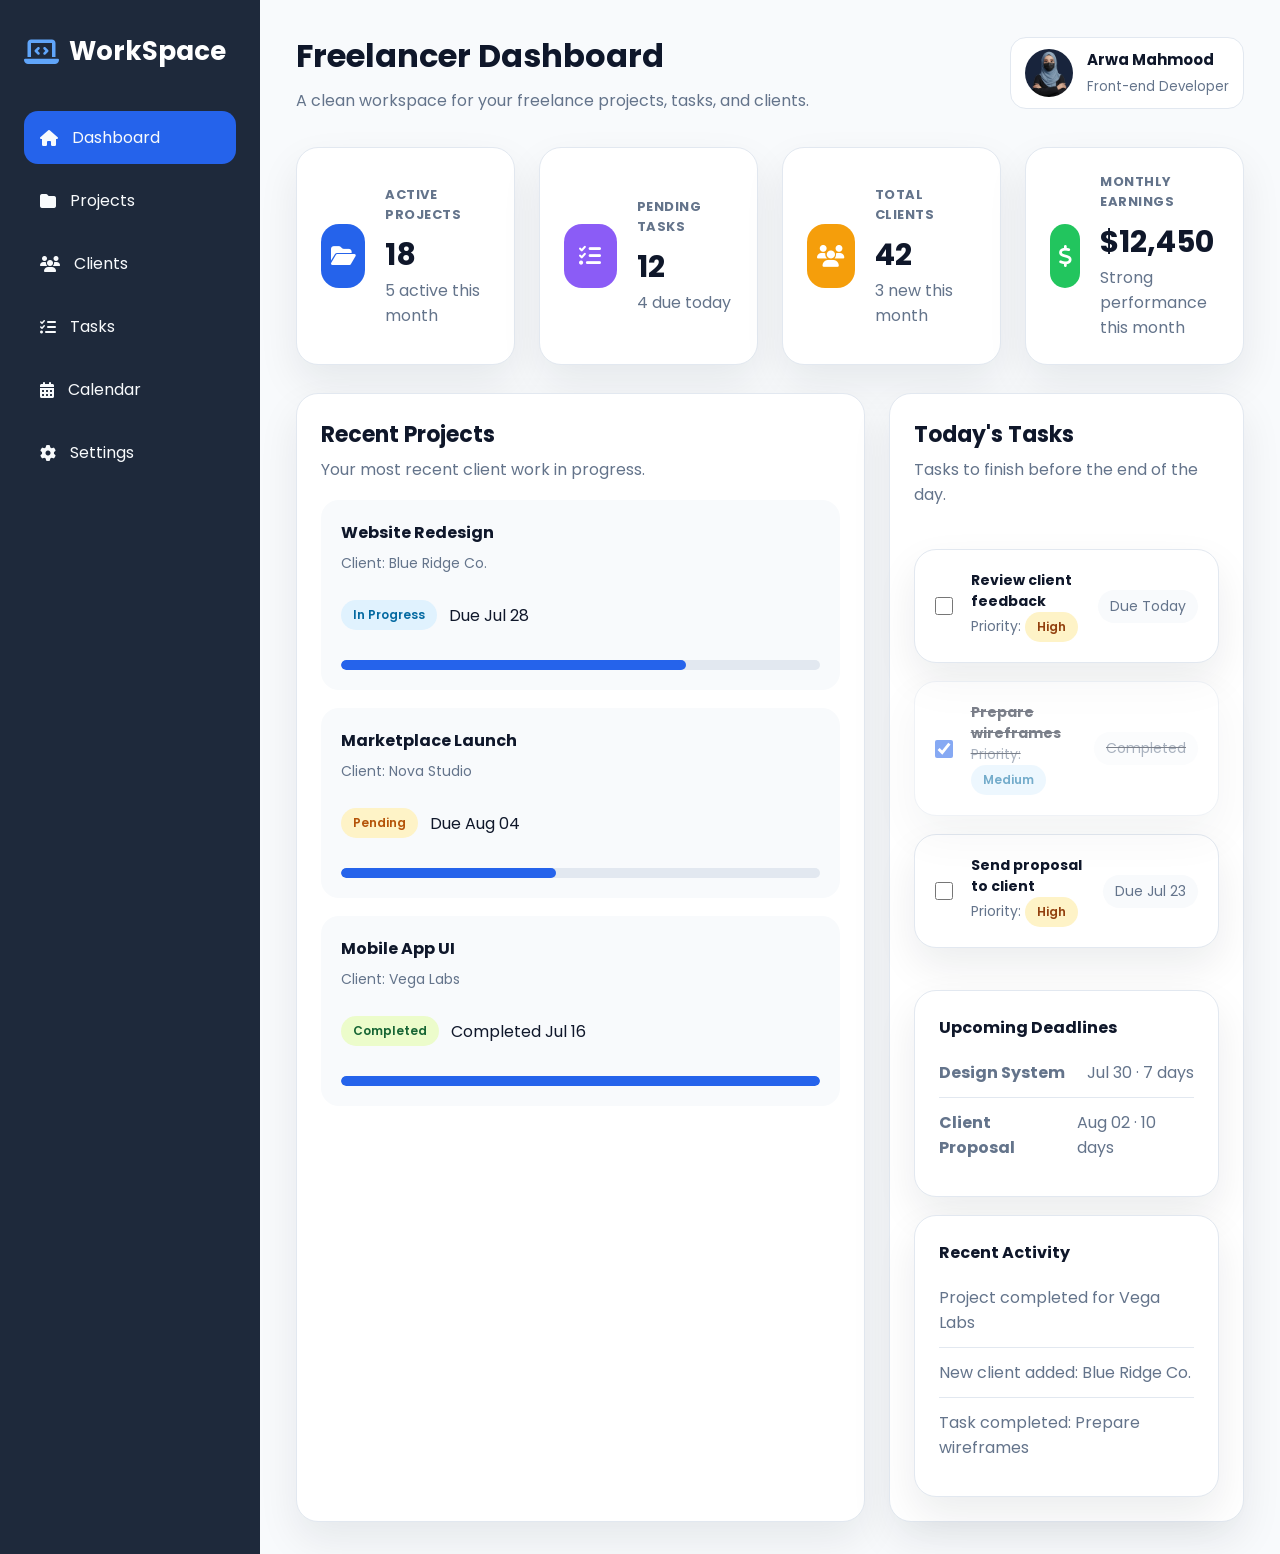
<file: index.html>
<!DOCTYPE html>
<html lang="en">

<head>
    <meta charset="UTF-8">
    <meta name="viewport" content="width=device-width, initial-scale=1.0">
    <title>Dashboard - WorkSpace</title>
    <link rel="stylesheet" href="https://cdnjs.cloudflare.com/ajax/libs/font-awesome/6.6.0/css/all.min.css">
    <link rel="stylesheet" href="style.css">
</head>

<body>
    <div class="dashboard">
        <aside class="sidebar">
            <div class="logo">
                <i class="fa-solid fa-laptop-code"></i>
                <h2>WorkSpace</h2>
            </div>
            <ul>
                <li><a href="index.html" class="active"><i class="fa-solid fa-house"></i>Dashboard</a></li>
                <li><a href="projects.html"><i class="fa-solid fa-folder"></i>Projects</a></li>
                <li><a href="clients.html"><i class="fa-solid fa-users"></i>Clients</a></li>
                <li><a href="tasks.html"><i class="fa-solid fa-list-check"></i>Tasks</a></li>
                <li><a href="calendar.html"><i class="fa-solid fa-calendar-days"></i>Calendar</a></li>
                <li><a href="settings.html"><i class="fa-solid fa-gear"></i>Settings</a></li>
            </ul>
        </aside>
        <main class="main-content">
            <header class="header">
                <div class="welcome">
                    <h1>Freelancer Dashboard</h1>
                    <p>A clean workspace for your freelance projects, tasks, and clients.</p>
                </div>
                <div class="header-right">
                    <div class="profile">
                        <img src="Picture.jpeg" alt="profile">
                        <div>
                            <h4>Arwa Mahmood</h4>
                            <small>Front-end Developer</small>
                        </div>
                    </div>
                </div>
            </header>

            <section class="cards">
                <div class="card">
                    <div class="card-icon projects">
                        <i class="fa-solid fa-folder-open"></i>
                    </div>
                    <div class="card-info">
                        <h4>Active Projects</h4>
                        <h2>18</h2>
                        <p>5 active this month</p>
                    </div>
                </div>
                <div class="card">
                    <div class="card-icon tasks">
                        <i class="fa-solid fa-list-check"></i>
                    </div>
                    <div class="card-info">
                        <h4>Pending Tasks</h4>
                        <h2>12</h2>
                        <p>4 due today</p>
                    </div>
                </div>
                <div class="card">
                    <div class="card-icon clients">
                        <i class="fa-solid fa-users"></i>
                    </div>
                    <div class="card-info">
                        <h4>Total Clients</h4>
                        <h2>42</h2>
                        <p>3 new this month</p>
                    </div>
                </div>
                <div class="card">
                    <div class="card-icon earnings">
                        <i class="fa-solid fa-dollar-sign"></i>
                    </div>
                    <div class="card-info">
                        <h4>Monthly Earnings</h4>
                        <h2>$12,450</h2>
                        <p>Strong performance this month</p>
                    </div>
                </div>
            </section>

            <section class="section-grid">
                <div class="dashboard-card">
                    <div class="section-header">
                        <div>
                            <h2>Recent Projects</h2>
                            <p>Your most recent client work in progress.</p>
                        </div>
                    </div>
                    <div class="recent-projects">
                        <div class="project-row">
                            <div>
                                <h4>Website Redesign</h4>
                                <p>Client: Blue Ridge Co.</p>
                            </div>
                            <div class="project-meta">
                                <span class="status-pill in-progress">In Progress</span>
                                <span>Due Jul 28</span>
                            </div>
                            <div class="progress">
                                <div class="progress-fill" style="width: 72%;"></div>
                            </div>
                        </div>
                        <div class="project-row">
                            <div>
                                <h4>Marketplace Launch</h4>
                                <p>Client: Nova Studio</p>
                            </div>
                            <div class="project-meta">
                                <span class="status-pill pending">Pending</span>
                                <span>Due Aug 04</span>
                            </div>
                            <div class="progress">
                                <div class="progress-fill" style="width: 45%;"></div>
                            </div>
                        </div>
                        <div class="project-row">
                            <div>
                                <h4>Mobile App UI</h4>
                                <p>Client: Vega Labs</p>
                            </div>
                            <div class="project-meta">
                                <span class="status-pill completed">Completed</span>
                                <span>Completed Jul 16</span>
                            </div>
                            <div class="progress">
                                <div class="progress-fill" style="width: 100%;"></div>
                            </div>
                        </div>
                    </div>
                </div>

                <div class="dashboard-card dashboard-right">
                    <div class="section-header">
                        <div>
                            <h2>Today's Tasks</h2>
                            <p>Tasks to finish before the end of the day.</p>
                        </div>
                    </div>
                    <div class="task-list">
                        <label class="task-card">
                            <input type="checkbox">
                            <div>
                                <h4>Review client feedback</h4>
                                <p>Priority: <span class="priority-pill high">High</span></p>
                            </div>
                            <span class="due-date">Due Today</span>
                        </label>
                        <label class="task-card completed">
                            <input type="checkbox" checked>
                            <div>
                                <h4>Prepare wireframes</h4>
                                <p>Priority: <span class="priority-pill medium">Medium</span></p>
                            </div>
                            <span class="due-date">Completed</span>
                        </label>
                        <label class="task-card">
                            <input type="checkbox">
                            <div>
                                <h4>Send proposal to client</h4>
                                <p>Priority: <span class="priority-pill high">High</span></p>
                            </div>
                            <span class="due-date">Due Jul 23</span>
                        </label>
                    </div>

                    <div class="dashboard-small-cards">
                        <div class="mini-card">
                            <h4>Upcoming Deadlines</h4>
                            <div class="deadline-item">
                                <strong>Design System</strong>
                                <span>Jul 30 · 7 days</span>
                            </div>
                            <div class="deadline-item">
                                <strong>Client Proposal</strong>
                                <span>Aug 02 · 10 days</span>
                            </div>
                        </div>
                        <div class="mini-card">
                            <h4>Recent Activity</h4>
                            <div class="activity-item">Project completed for Vega Labs</div>
                            <div class="activity-item">New client added: Blue Ridge Co.</div>
                            <div class="activity-item">Task completed: Prepare wireframes</div>
                        </div>
                    </div>
                </div>
            </section>
        </main>
    </div>
    <script src="script.js"></script>
</body>

</html>
</file>
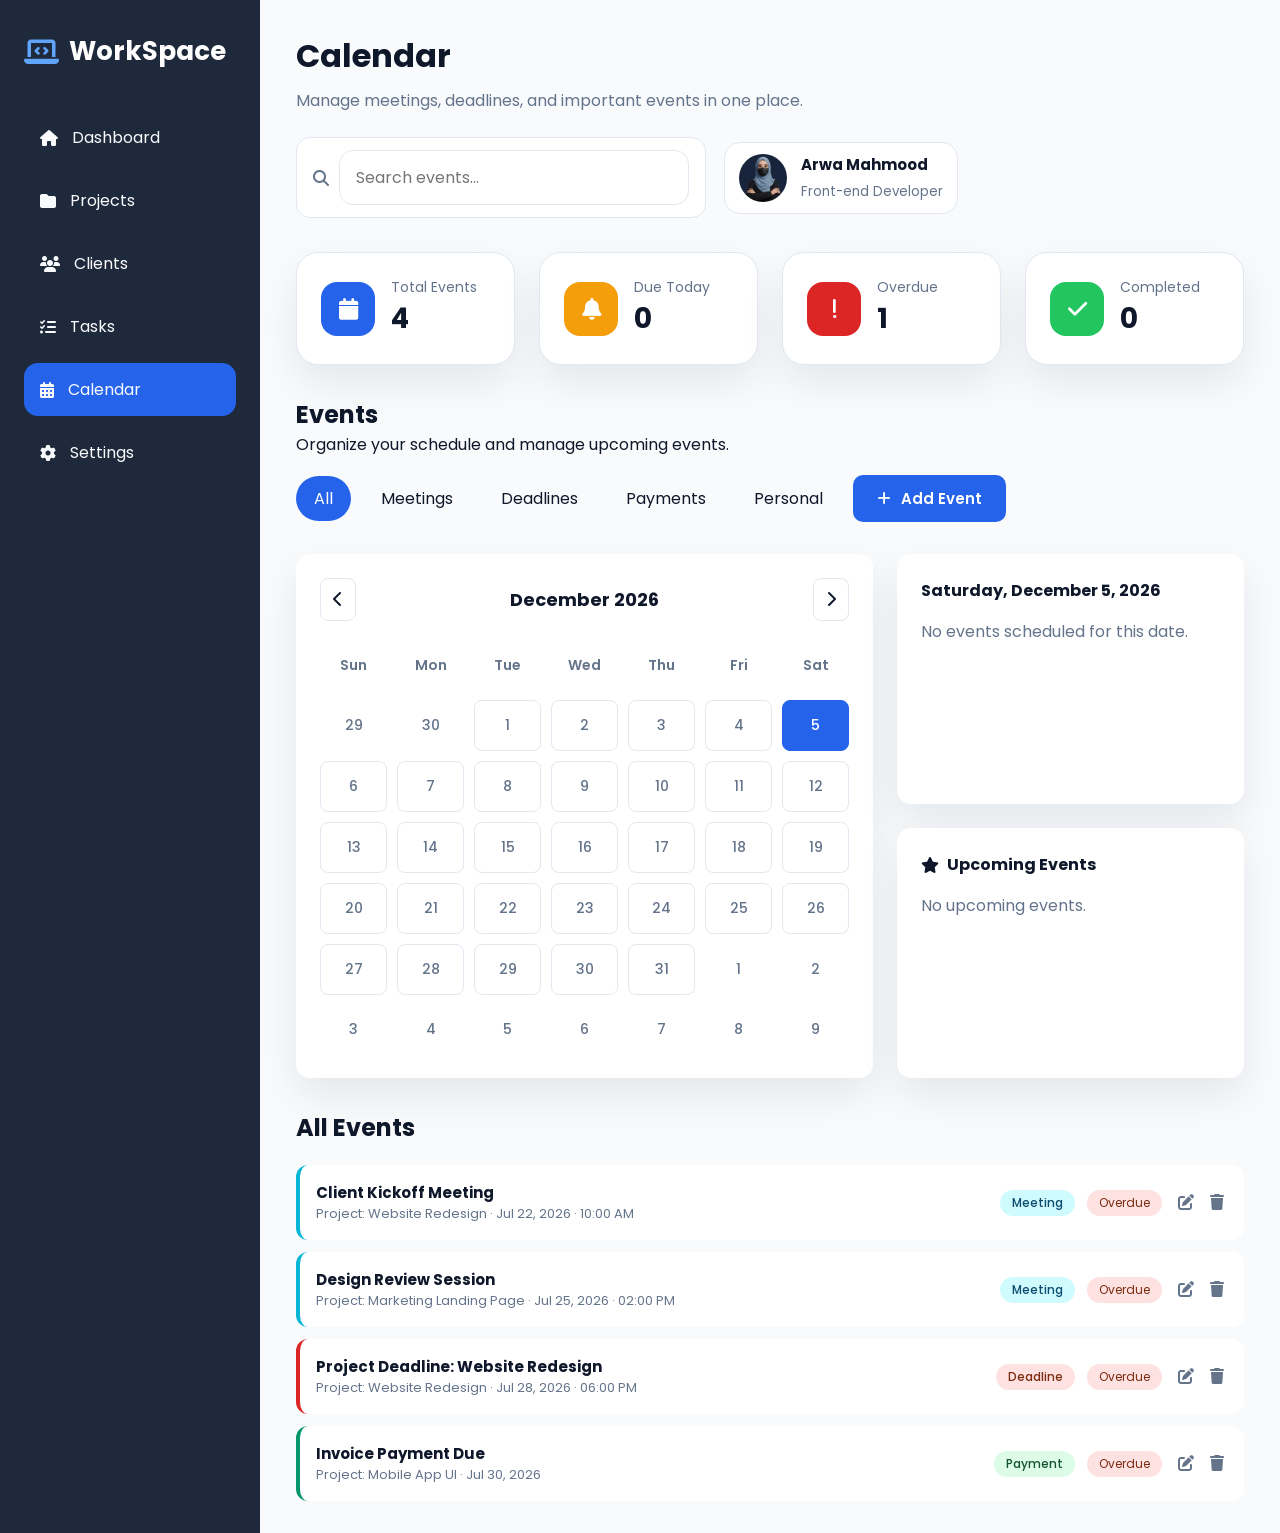
<file: calendar.html>
<!DOCTYPE html>
<html lang="en">

<head>
    <meta charset="UTF-8">
    <meta name="viewport" content="width=device-width, initial-scale=1.0">
    <title>Calendar - WorkSpace</title>
    <link rel="stylesheet" href="https://cdnjs.cloudflare.com/ajax/libs/font-awesome/6.6.0/css/all.min.css">
    <link rel="stylesheet" href="style.css">
</head>

<body>
    <div class="dashboard">
        <aside class="sidebar">
            <div class="logo">
                <i class="fa-solid fa-laptop-code"></i>
                <h2>WorkSpace</h2>
            </div>
            <ul>
                <li><a href="index.html"><i class="fa-solid fa-house"></i>Dashboard</a></li>
                <li><a href="projects.html"><i class="fa-solid fa-folder"></i>Projects</a></li>
                <li><a href="clients.html"><i class="fa-solid fa-users"></i>Clients</a></li>
                <li><a href="tasks.html"><i class="fa-solid fa-list-check"></i>Tasks</a></li>
                <li><a href="calendar.html" class="active"><i class="fa-solid fa-calendar-days"></i>Calendar</a></li>
                <li><a href="settings.html"><i class="fa-solid fa-gear"></i>Settings</a></li>
            </ul>
        </aside>
        <main class="main-content">
            <header class="header">
                <div class="welcome">
                    <h1>Calendar</h1>
                    <p>Manage meetings, deadlines, and important events in one place.</p>
                </div>
                <div class="header-right">
                    <div class="search-box">
                        <i class="fa-solid fa-magnifying-glass"></i>
                        <input class="event-search-input" type="text" placeholder="Search events...">
                    </div>
                    <div class="profile">
                        <img src="Picture.jpeg" alt="profile">
                        <div>
                            <h4>Arwa Mahmood</h4>
                            <small>Front-end Developer</small>
                        </div>
                    </div>
                </div>
            </header>

            <section class="stats-grid">
                <div class="stat-card">
                    <div class="stat-icon blue"><i class="fa-solid fa-calendar"></i></div>
                    <div><p>Total Events</p><h2 id="total-events">0</h2></div>
                </div>
                <div class="stat-card">
                    <div class="stat-icon yellow"><i class="fa-solid fa-bell"></i></div>
                    <div><p>Due Today</p><h2 id="due-today">0</h2></div>
                </div>
                <div class="stat-card">
                    <div class="stat-icon red"><i class="fa-solid fa-exclamation"></i></div>
                    <div><p>Overdue</p><h2 id="overdue">0</h2></div>
                </div>
                <div class="stat-card">
                    <div class="stat-icon green"><i class="fa-solid fa-check"></i></div>
                    <div><p>Completed</p><h2 id="completed-events">0</h2></div>
                </div>
            </section>

            <section class="filter-panel">
                <div>
                    <h2>Events</h2>
                    <p>Organize your schedule and manage upcoming events.</p>
                </div>
                <div style="display:flex;align-items:center;gap:12px;flex-wrap:wrap;">
                    <div class="filter-buttons" data-target=".event-item-card">
                        <button type="button" class="active" data-filter="all">All</button>
                        <button type="button" data-filter="meeting">Meetings</button>
                        <button type="button" data-filter="deadline">Deadlines</button>
                        <button type="button" data-filter="payment">Payments</button>
                        <button type="button" data-filter="personal">Personal</button>
                    </div>
                    <button class="primary-btn" id="add-event-btn"><i class="fa-solid fa-plus"></i> Add Event</button>
                </div>
            </section>

            <section class="calendar-layout">
                <div class="calendar-card">
                    <div class="calendar-header">
                        <button type="button" id="prev-month" class="nav-btn"><i class="fa-solid fa-chevron-left"></i></button>
                        <h2 id="month-year"></h2>
                        <button type="button" id="next-month" class="nav-btn"><i class="fa-solid fa-chevron-right"></i></button>
                    </div>
                    <div class="calendar-grid" id="calendar-grid">
                        <!-- Dynamically generated calendar -->
                    </div>
                </div>

                <div class="calendar-sidebar">
                    <div class="selected-date-section">
                        <h3 id="selected-date-title">Selected Date</h3>
                        <div id="date-events" class="date-events-list">
                            <p style="color:var(--text-light);">Click on a date to view events.</p>
                        </div>
                    </div>

                    <div class="upcoming-events-section">
                        <h3><i class="fa-solid fa-star"></i> Upcoming Events</h3>
                        <div id="upcoming-events" class="upcoming-list">
                            <p style="color:var(--text-light);">No upcoming events.</p>
                        </div>
                    </div>
                </div>
            </section>

            <!-- Full Events List with Filters -->
            <section class="filter-panel" style="margin-top:32px;">
                <h2>All Events</h2>
            </section>
            <div id="events-list" class="events-list-container">
                <!-- Dynamically populated with filtered events -->
            </div>

            <!-- Add/Edit Event Modal -->
            <div class="modal" id="event-modal" aria-hidden="true">
                <div class="modal-panel">
                    <header class="modal-header">
                        <h3 id="event-modal-title">Add Event</h3>
                        <button class="modal-close" id="event-modal-close">✕</button>
                    </header>
                    <form id="event-form">
                        <input type="hidden" name="id">
                        <div class="form-row">
                            <label>Event Title<input name="title" type="text" required></label>
                            <label>Event Type
                                <select name="type" required>
                                    <option value="">Select type...</option>
                                    <option value="Meeting">Meeting</option>
                                    <option value="Deadline">Deadline</option>
                                    <option value="Payment">Payment</option>
                                    <option value="Personal">Personal</option>
                                </select>
                            </label>
                        </div>
                        <div class="form-row">
                            <label>Date<input name="date" type="date" required></label>
                            <label>Time (Optional)<input name="time" type="time"></label>
                        </div>
                        <div class="form-row">
                            <label>Related Project<input name="project" type="text" placeholder="e.g., Website Redesign"></label>
                        </div>
                        <label>Description<textarea name="description" rows="3"></textarea></label>
                        <div style="display:flex;gap:12px;justify-content:flex-end;margin-top:14px;">
                            <button type="button" class="secondary-btn" id="event-modal-cancel">Cancel</button>
                            <button type="submit" class="primary-btn">Save Event</button>
                        </div>
                    </form>
                </div>
            </div>
        </main>
    </div>
    <script src="script.js"></script>
</body>

</html>
</file>
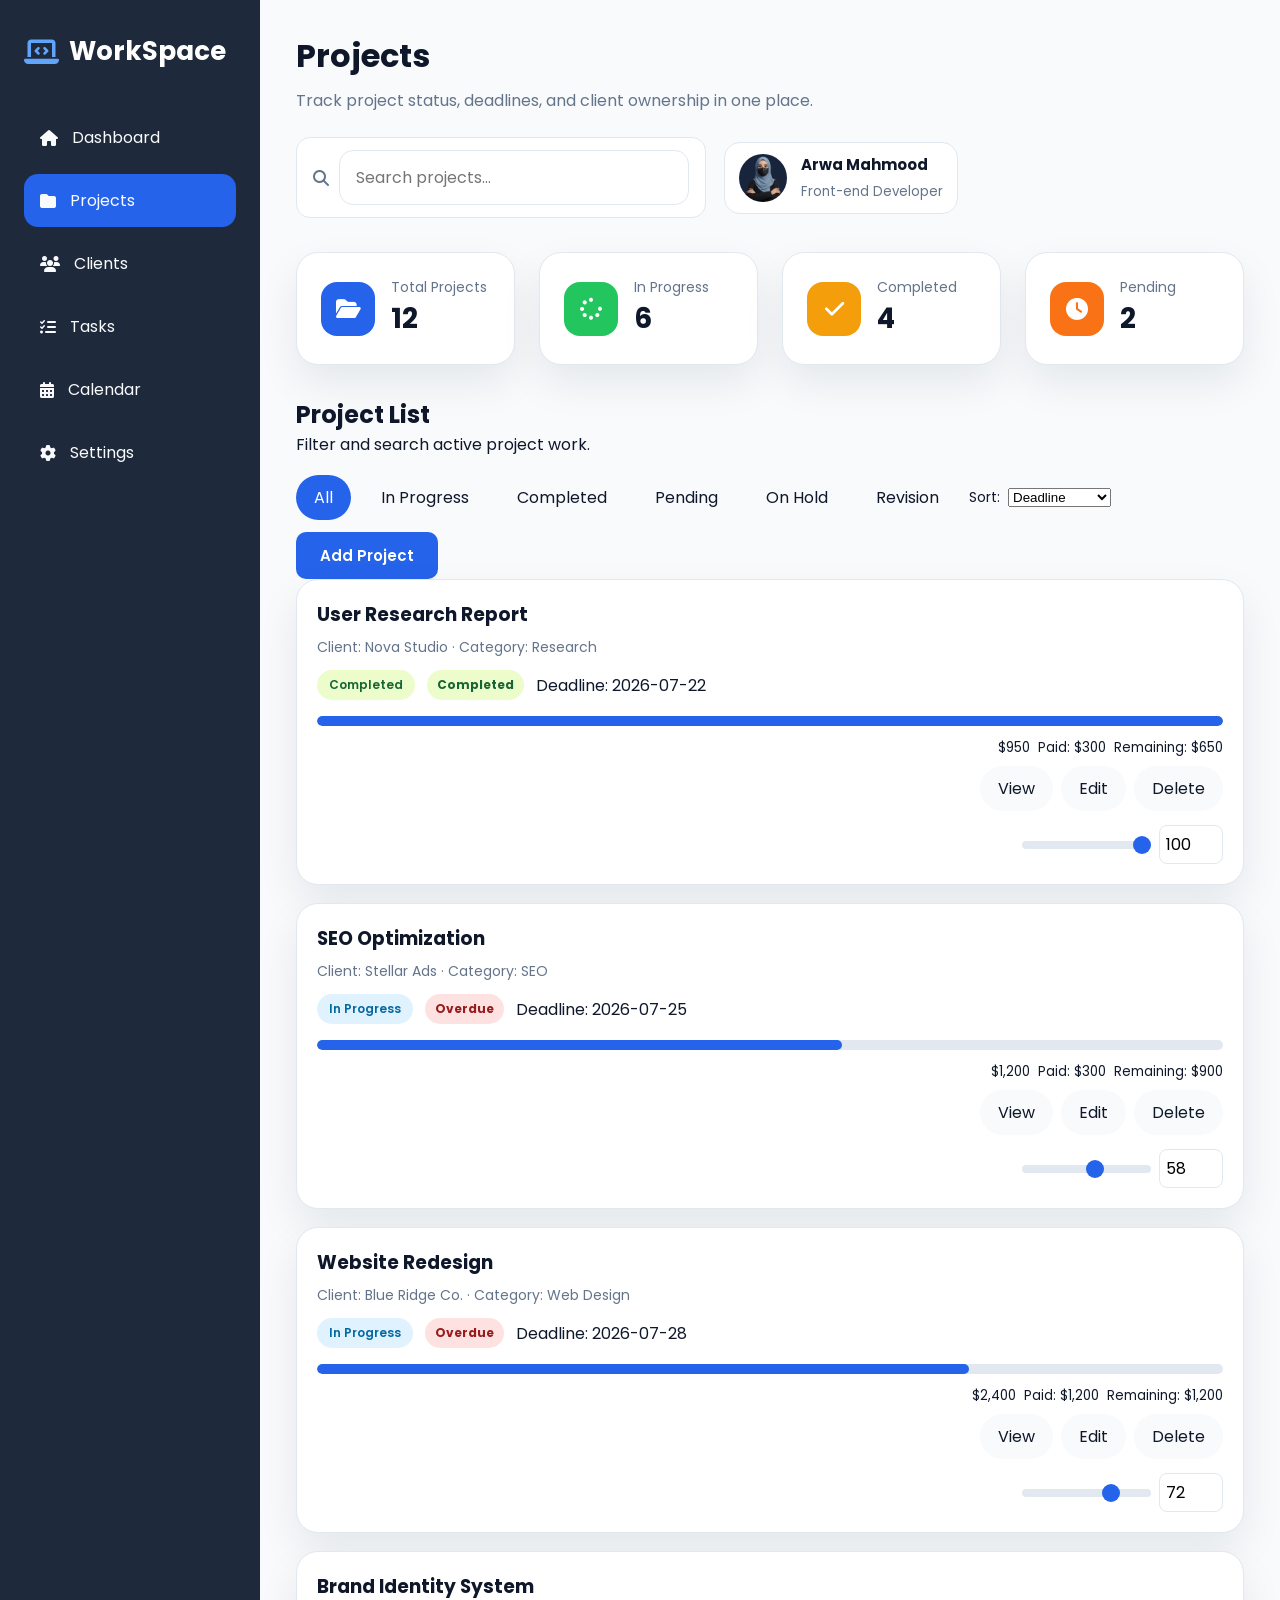
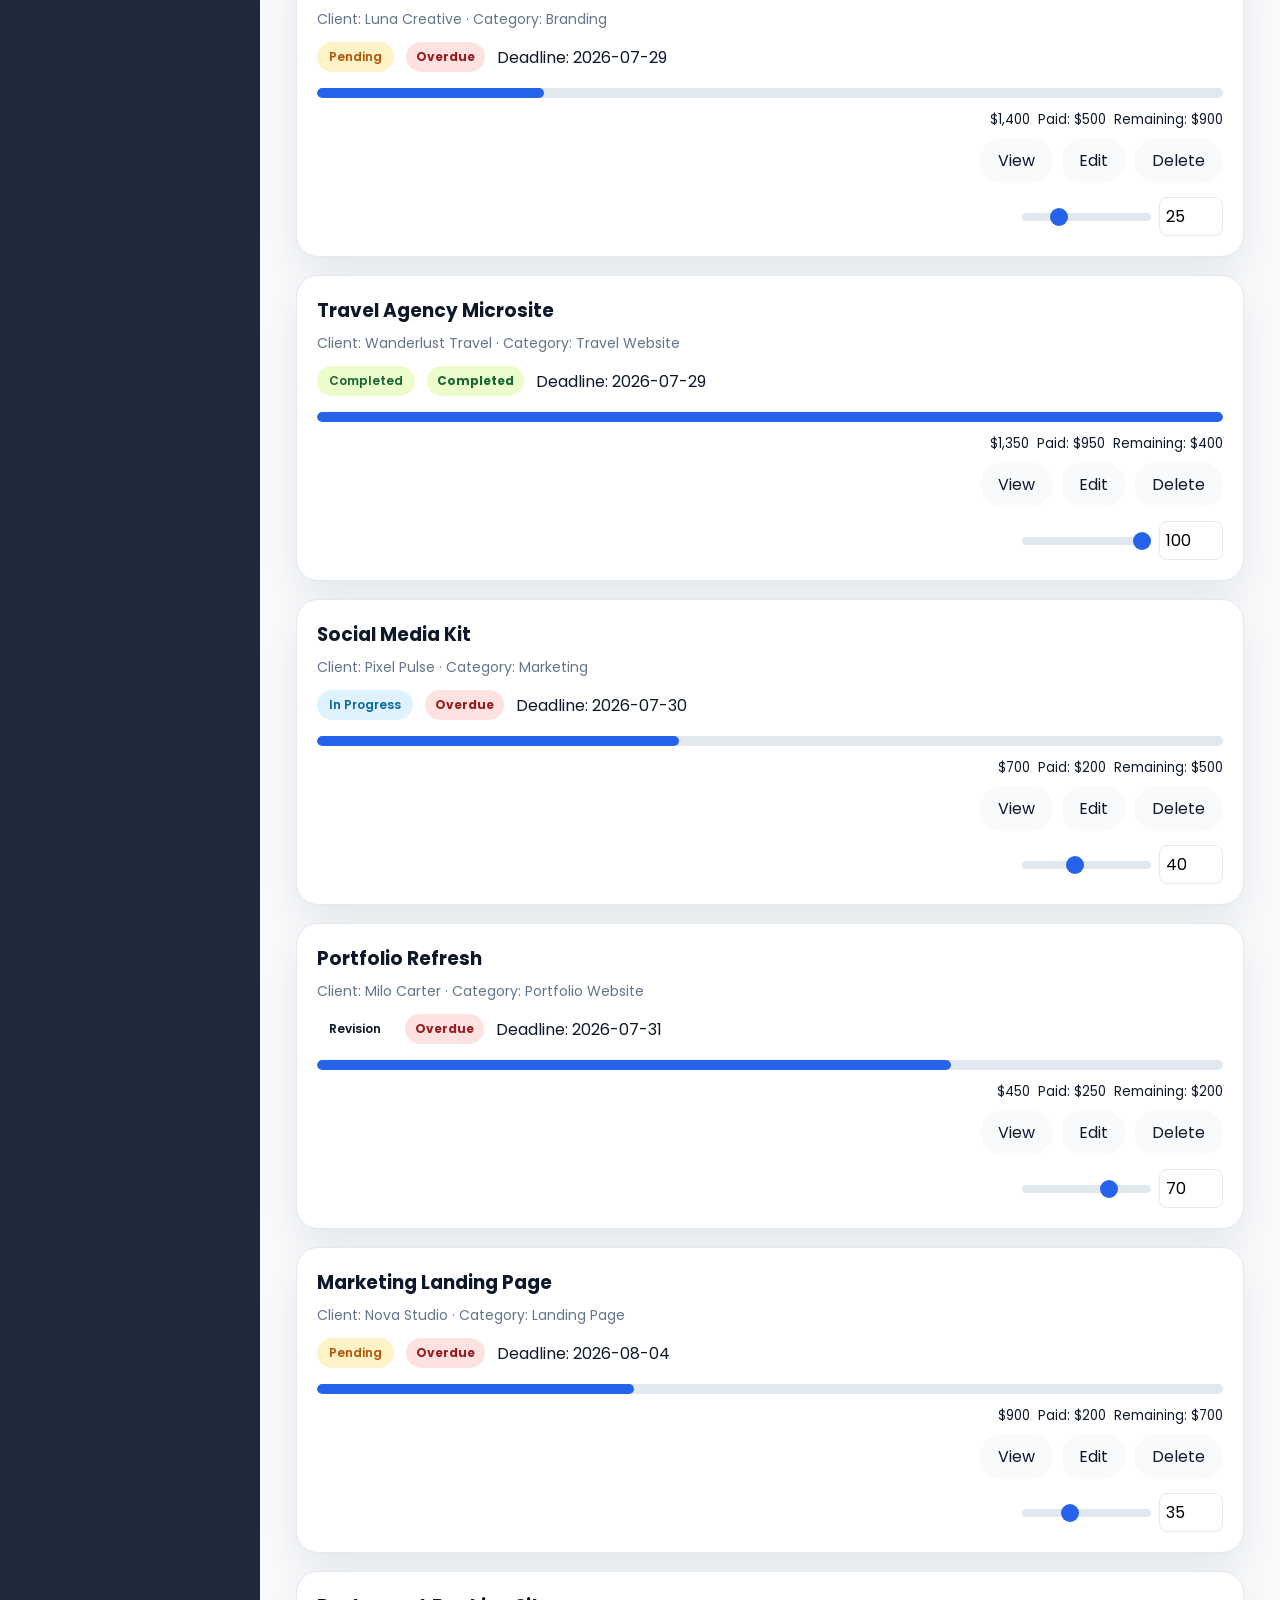
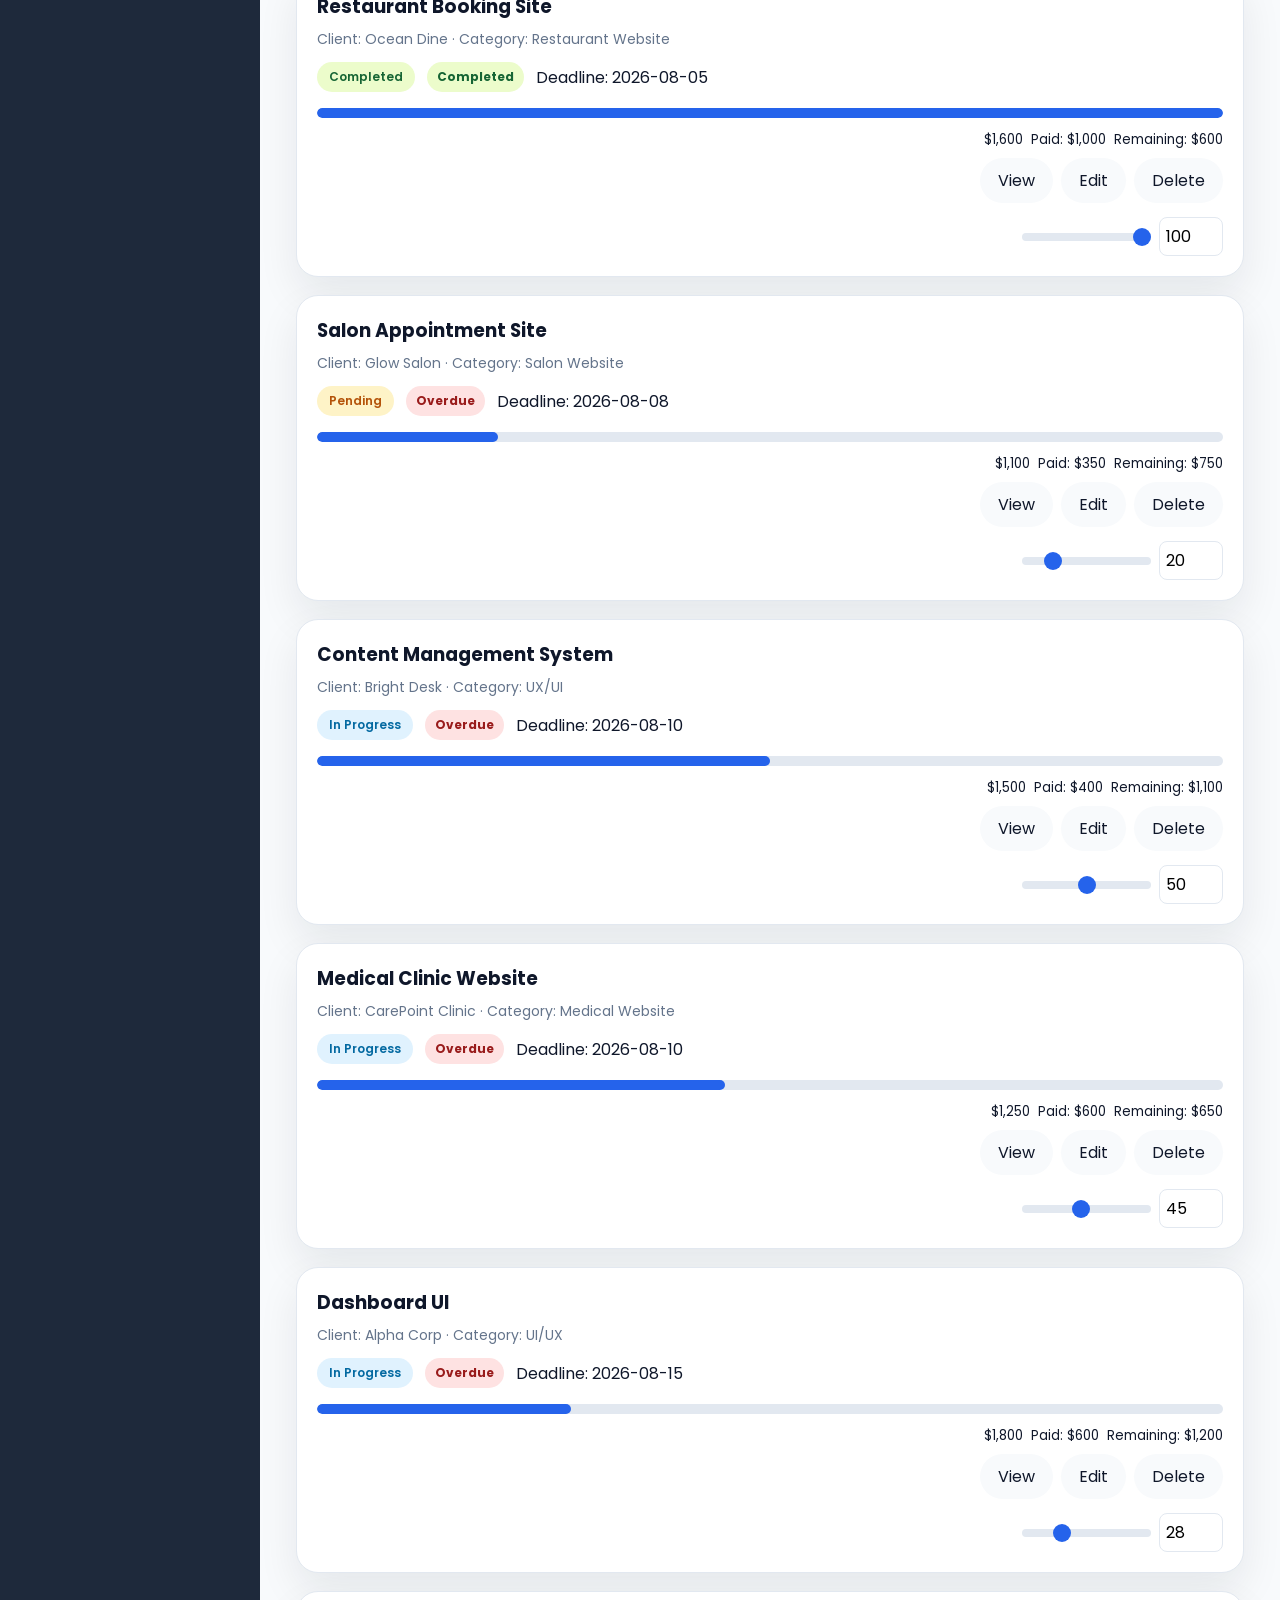
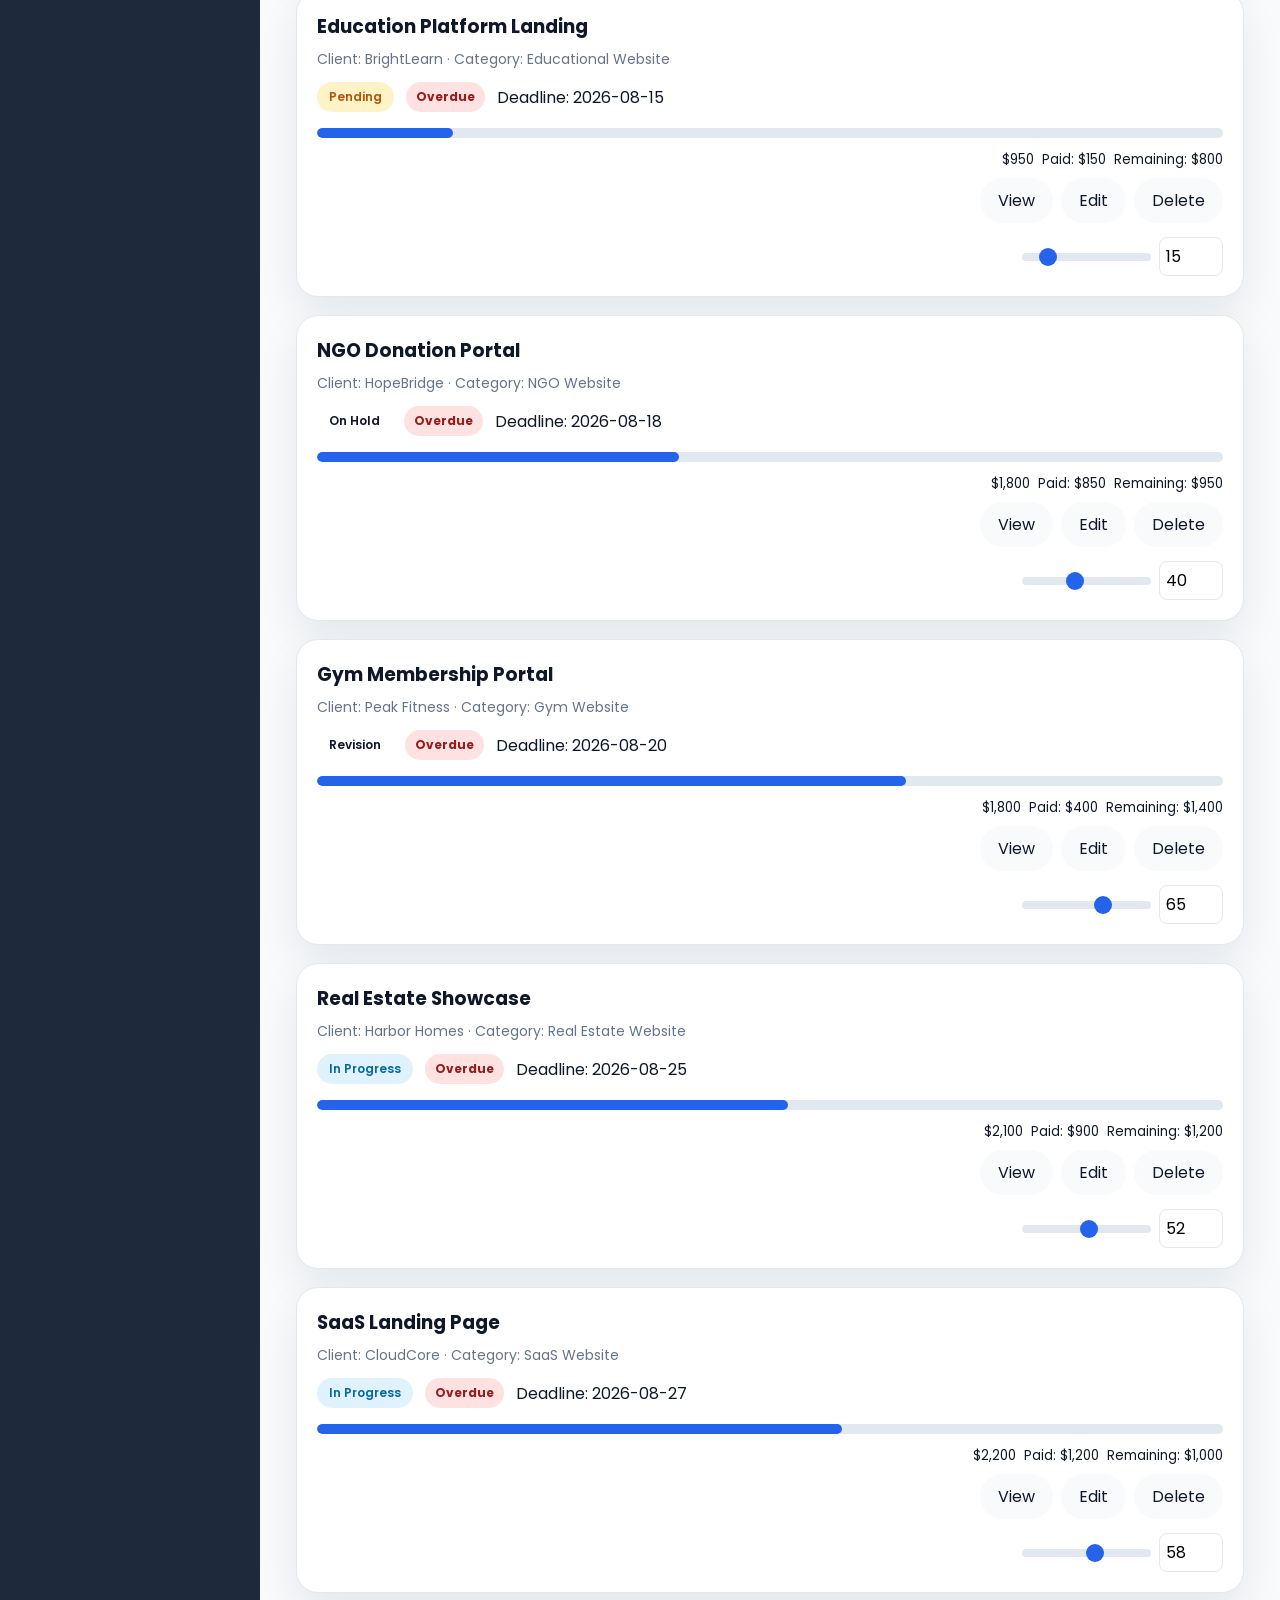
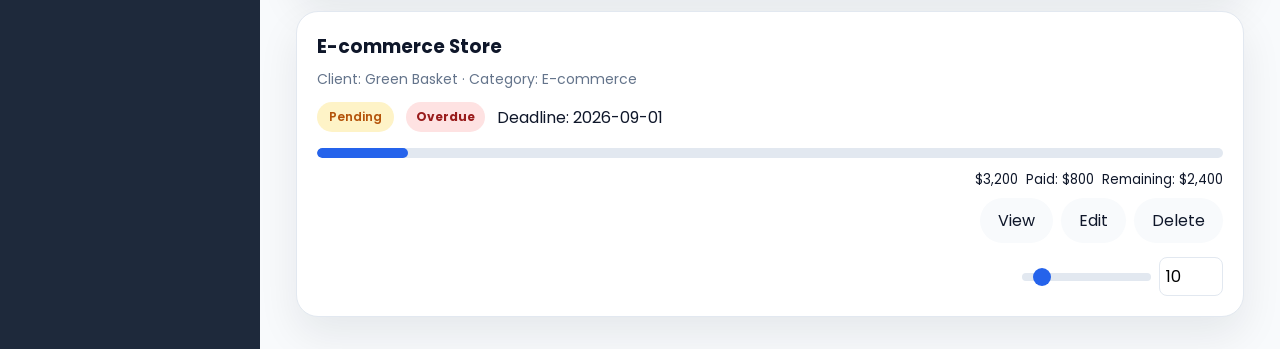
<file: projects.html>
<!DOCTYPE html>
<html lang="en">

<head>
    <meta charset="UTF-8">
    <meta name="viewport" content="width=device-width, initial-scale=1.0">
    <title>Projects - WorkSpace</title>
    <link rel="stylesheet" href="https://cdnjs.cloudflare.com/ajax/libs/font-awesome/6.6.0/css/all.min.css">
    <link rel="stylesheet" href="style.css">
</head>

<body>
    <div class="dashboard">
        <aside class="sidebar">
            <div class="logo">
                <i class="fa-solid fa-laptop-code"></i>
                <h2>WorkSpace</h2>
            </div>
            <ul>
                <li><a href="index.html"><i class="fa-solid fa-house"></i>Dashboard</a></li>
                <li><a href="projects.html" class="active"><i class="fa-solid fa-folder"></i>Projects</a></li>
                <li><a href="clients.html"><i class="fa-solid fa-users"></i>Clients</a></li>
                <li><a href="tasks.html"><i class="fa-solid fa-list-check"></i>Tasks</a></li>
                <li><a href="calendar.html"><i class="fa-solid fa-calendar-days"></i>Calendar</a></li>
                <li><a href="settings.html"><i class="fa-solid fa-gear"></i>Settings</a></li>
            </ul>
        </aside>
        <main class="main-content">
            <header class="header">
                <div class="welcome">
                    <h1>Projects</h1>
                    <p>Track project status, deadlines, and client ownership in one place.</p>
                </div>
                <div class="header-right">
                    <div class="search-box">
                        <i class="fa-solid fa-magnifying-glass"></i>
                        <input class="search-input" data-target=".project-card" type="text" placeholder="Search projects...">
                    </div>
                    <div class="profile">
                        <img src="Picture.jpeg" alt="profile">
                        <div>
                            <h4>Arwa Mahmood</h4>
                            <small>Front-end Developer</small>
                        </div>
                    </div>
                </div>
            </header>

            <section class="stats-grid">
                <div class="stat-card">
                    <div class="stat-icon blue"><i class="fa-solid fa-folder-open"></i></div>
                    <div><p>Total Projects</p><h2>12</h2></div>
                </div>
                <div class="stat-card">
                    <div class="stat-icon green"><i class="fa-solid fa-spinner"></i></div>
                    <div><p>In Progress</p><h2>6</h2></div>
                </div>
                <div class="stat-card">
                    <div class="stat-icon yellow"><i class="fa-solid fa-check"></i></div>
                    <div><p>Completed</p><h2>4</h2></div>
                </div>
                <div class="stat-card">
                    <div class="stat-icon orange"><i class="fa-solid fa-clock"></i></div>
                    <div><p>Pending</p><h2>2</h2></div>
                </div>
            </section>

            <section class="filter-panel">
                <div>
                    <h2>Project List</h2>
                    <p>Filter and search active project work.</p>
                </div>
                <div style="display:flex;align-items:center;gap:12px;flex-wrap:wrap;">
                    <div class="filter-buttons" data-target=".project-card">
                        <button type="button" class="active" data-filter="all">All</button>
                        <button type="button" data-filter="in progress">In Progress</button>
                        <button type="button" data-filter="completed">Completed</button>
                        <button type="button" data-filter="pending">Pending</button>
                        <button type="button" data-filter="on hold">On Hold</button>
                        <button type="button" data-filter="revision">Revision</button>
                    </div>

                    <label style="display:flex;align-items:center;gap:8px;">
                        Sort:
                        <select id="project-sort" class="filter-select">
                            <option value="deadline">Deadline</option>
                            <option value="name">Project Name</option>
                            <option value="newest">Newest</option>
                            <option value="oldest">Oldest</option>
                        </select>
                    </label>

                    <button class="primary-btn add-project" id="add-project-btn">Add Project</button>
                </div>
            </section>

            <section class="project-list">
                <article class="project-card" data-status="In Progress">
                    <div>
                        <h3>Website Redesign</h3>
                        <p>Client: Blue Ridge Co. · Category: Business Website</p>
                    </div>
                    <div class="project-details">
                        <span class="status-pill in-progress">In Progress</span>
                        <span class="priority-pill high">High</span>
                        <span>$1,800</span>
                        <span>Due Jul 28</span>
                    </div>
                    <div class="progress">
                        <div class="progress-fill" style="width: 72%;"></div>
                    </div>
                </article>
                <article class="project-card" data-status="Completed">
                    <div>
                        <h3>Mobile App UI</h3>
                        <p>Client: Vega Labs · Category: Dashboard UI</p>
                    </div>
                    <div class="project-details">
                        <span class="status-pill completed">Completed</span>
                        <span class="priority-pill medium">Medium</span>
                        <span>$2,000</span>
                        <span>Completed Jul 16</span>
                    </div>
                    <div class="progress">
                        <div class="progress-fill" style="width: 100%;"></div>
                    </div>
                </article>
                <article class="project-card" data-status="Pending">
                    <div>
                        <h3>Marketing Landing Page</h3>
                        <p>Client: Nova Studio · Category: Landing Page</p>
                    </div>
                    <div class="project-details">
                        <span class="status-pill pending">Pending</span>
                        <span class="priority-pill low">Low</span>
                        <span>$950</span>
                        <span>Due Aug 04</span>
                    </div>
                    <div class="progress">
                        <div class="progress-fill" style="width: 35%;"></div>
                    </div>
                </article>
                <article class="project-card" data-status="In Progress">
                    <div>
                        <h3>Content Management System</h3>
                        <p>Client: Bright Desk · Category: SaaS Website</p>
                    </div>
                    <div class="project-details">
                        <span class="status-pill in-progress">In Progress</span>
                        <span class="priority-pill medium">Medium</span>
                        <span>$1,500</span>
                        <span>Due Aug 10</span>
                    </div>
                    <div class="progress">
                        <div class="progress-fill" style="width: 50%;"></div>
                    </div>
                </article>
                <article class="project-card" data-status="Completed">
                    <div>
                        <h3>Portfolio Refresh</h3>
                        <p>Client: Emma Ward · Category: Portfolio Website</p>
                    </div>
                    <div class="project-details">
                        <span class="status-pill completed">Completed</span>
                        <span class="priority-pill low">Low</span>
                        <span>$650</span>
                        <span>Completed Jul 25</span>
                    </div>
                    <div class="progress">
                        <div class="progress-fill" style="width: 100%;"></div>
                    </div>
                </article>
                <article class="project-card" data-status="In Progress">
                    <div>
                        <h3>Real Estate Showcase</h3>
                        <p>Client: Harbor Homes · Category: Real Estate Website</p>
                    </div>
                    <div class="project-details">
                        <span class="status-pill in-progress">In Progress</span>
                        <span class="priority-pill high">High</span>
                        <span>$2,100</span>
                        <span>Due Aug 25</span>
                    </div>
                    <div class="progress">
                        <div class="progress-fill" style="width: 52%;"></div>
                    </div>
                </article>
                <article class="project-card" data-status="Completed">
                    <div>
                        <h3>Restaurant Booking Site</h3>
                        <p>Client: Ocean Dine · Category: Restaurant Website</p>
                    </div>
                    <div class="project-details">
                        <span class="status-pill completed">Completed</span>
                        <span class="priority-pill medium">Medium</span>
                        <span>$1,600</span>
                        <span>Completed Jul 20</span>
                    </div>
                    <div class="progress">
                        <div class="progress-fill" style="width: 100%;"></div>
                    </div>
                </article>
                <article class="project-card" data-status="Revision">
                    <div>
                        <h3>Gym Membership Portal</h3>
                        <p>Client: Peak Fitness · Category: Gym Website</p>
                    </div>
                    <div class="project-details">
                        <span class="status-pill pending">Revision</span>
                        <span class="priority-pill medium">Medium</span>
                        <span>$1,800</span>
                        <span>Due Aug 20</span>
                    </div>
                    <div class="progress">
                        <div class="progress-fill" style="width: 65%;"></div>
                    </div>
                </article>
                <article class="project-card" data-status="Pending">
                    <div>
                        <h3>Salon Appointment Site</h3>
                        <p>Client: Glow Salon · Category: Salon Website</p>
                    </div>
                    <div class="project-details">
                        <span class="status-pill pending">Pending</span>
                        <span class="priority-pill low">Low</span>
                        <span>$1,100</span>
                        <span>Due Aug 08</span>
                    </div>
                    <div class="progress">
                        <div class="progress-fill" style="width: 20%;"></div>
                    </div>
                </article>
                <article class="project-card" data-status="In Progress">
                    <div>
                        <h3>Medical Clinic Website</h3>
                        <p>Client: CarePoint Clinic · Category: Medical Website</p>
                    </div>
                    <div class="project-details">
                        <span class="status-pill in-progress">In Progress</span>
                        <span class="priority-pill high">High</span>
                        <span>$1,900</span>
                        <span>Due Aug 05</span>
                    </div>
                    <div class="progress">
                        <div class="progress-fill" style="width: 45%;"></div>
                    </div>
                </article>
                <article class="project-card" data-status="Pending">
                    <div>
                        <h3>Education Platform Landing</h3>
                        <p>Client: BrightPath Academy · Category: Educational Website</p>
                    </div>
                    <div class="project-details">
                        <span class="status-pill pending">Pending</span>
                        <span class="priority-pill medium">Medium</span>
                        <span>$950</span>
                        <span>Due Aug 15</span>
                    </div>
                    <div class="progress">
                        <div class="progress-fill" style="width: 15%;"></div>
                    </div>
                </article>
                <article class="project-card" data-status="Completed">
                    <div>
                        <h3>Travel Agency Microsite</h3>
                        <p>Client: WanderWay · Category: Travel Website</p>
                    </div>
                    <div class="project-details">
                        <span class="status-pill completed">Completed</span>
                        <span class="priority-pill low">Low</span>
                        <span>$1,350</span>
                        <span>Completed Jul 29</span>
                    </div>
                    <div class="progress">
                        <div class="progress-fill" style="width: 100%;"></div>
                    </div>
                </article>
                <article class="project-card" data-status="On Hold">
                    <div>
                        <h3>NGO Donation Portal</h3>
                        <p>Client: HopeBridge · Category: NGO Website</p>
                    </div>
                    <div class="project-details">
                        <span class="status-pill pending">On Hold</span>
                        <span class="priority-pill medium">Medium</span>
                        <span>$1,800</span>
                        <span>Due Sep 18</span>
                    </div>
                    <div class="progress">
                        <div class="progress-fill" style="width: 40%;"></div>
                    </div>
                </article>
                <article class="project-card" data-status="In Progress">
                    <div>
                        <h3>SaaS Landing Page</h3>
                        <p>Client: CloudCore · Category: SaaS Website</p>
                    </div>
                    <div class="project-details">
                        <span class="status-pill in-progress">In Progress</span>
                        <span class="priority-pill high">High</span>
                        <span>$2,200</span>
                        <span>Due Aug 27</span>
                    </div>
                    <div class="progress">
                        <div class="progress-fill" style="width: 58%;"></div>
                    </div>
                </article>
                <article class="project-card" data-status="Completed">
                    <div>
                        <h3>Personal Blog Launch</h3>
                        <p>Client: Elena Brooks · Category: Personal Blog</p>
                    </div>
                    <div class="project-details">
                        <span class="status-pill completed">Completed</span>
                        <span class="priority-pill low">Low</span>
                        <span>$450</span>
                        <span>Completed Jul 23</span>
                    </div>
                    <div class="progress">
                        <div class="progress-fill" style="width: 100%;"></div>
                    </div>
                </article>
            </section>
            <!-- Project Modals -->
            <div class="modal" id="project-modal" aria-hidden="true">
                <div class="modal-panel">
                    <header class="modal-header">
                        <h3 id="modal-title">Add Project</h3>
                        <button class="modal-close" id="modal-close">✕</button>
                    </header>
                    <form id="project-form">
                        <input type="hidden" name="id">
                        <div class="form-row">
                            <label>Project Name<input name="name" type="text" required></label>
                            <label>Client Name<input name="client" type="text" required></label>
                        </div>
                        <div class="form-row">
                            <label>Category<input name="category" type="text"></label>
                            <label>Budget ($)<input name="budget" type="number" min="0" step="0.01"></label>
                        </div>
                        <div class="form-row">
                            <label>Start Date<input name="startDate" type="date"></label>
                            <label>Deadline<input name="deadline" type="date"></label>
                        </div>
                        <div class="form-row">
                            <label>Status
                                <select name="status">
                                    <option>Pending</option>
                                    <option>In Progress</option>
                                    <option>Completed</option>
                                    <option>On Hold</option>
                                    <option>Revision</option>
                                </select>
                            </label>
                            <label>Priority
                                <select name="priority">
                                    <option>High</option>
                                    <option>Medium</option>
                                    <option selected>Low</option>
                                </select>
                            </label>
                        </div>
                        <label>Description<textarea name="description" rows="4"></textarea></label>
                        <div style="display:flex;gap:12px;justify-content:flex-end;margin-top:14px;">
                            <button type="button" class="secondary-btn" id="modal-cancel">Cancel</button>
                            <button type="submit" class="primary-btn" id="modal-save">Save Project</button>
                        </div>
                    </form>
                </div>
            </div>

            <!-- Details Modal -->
            <div class="modal" id="details-modal" aria-hidden="true">
                <div class="modal-panel">
                    <header class="modal-header">
                        <h3 id="details-title">Project Details</h3>
                        <button class="modal-close" id="details-close">✕</button>
                    </header>
                    <div id="details-content" class="modal-content"></div>
                </div>
            </div>
        </main>
    </div>
    <script src="script.js"></script>
</body>

</html>
</file>
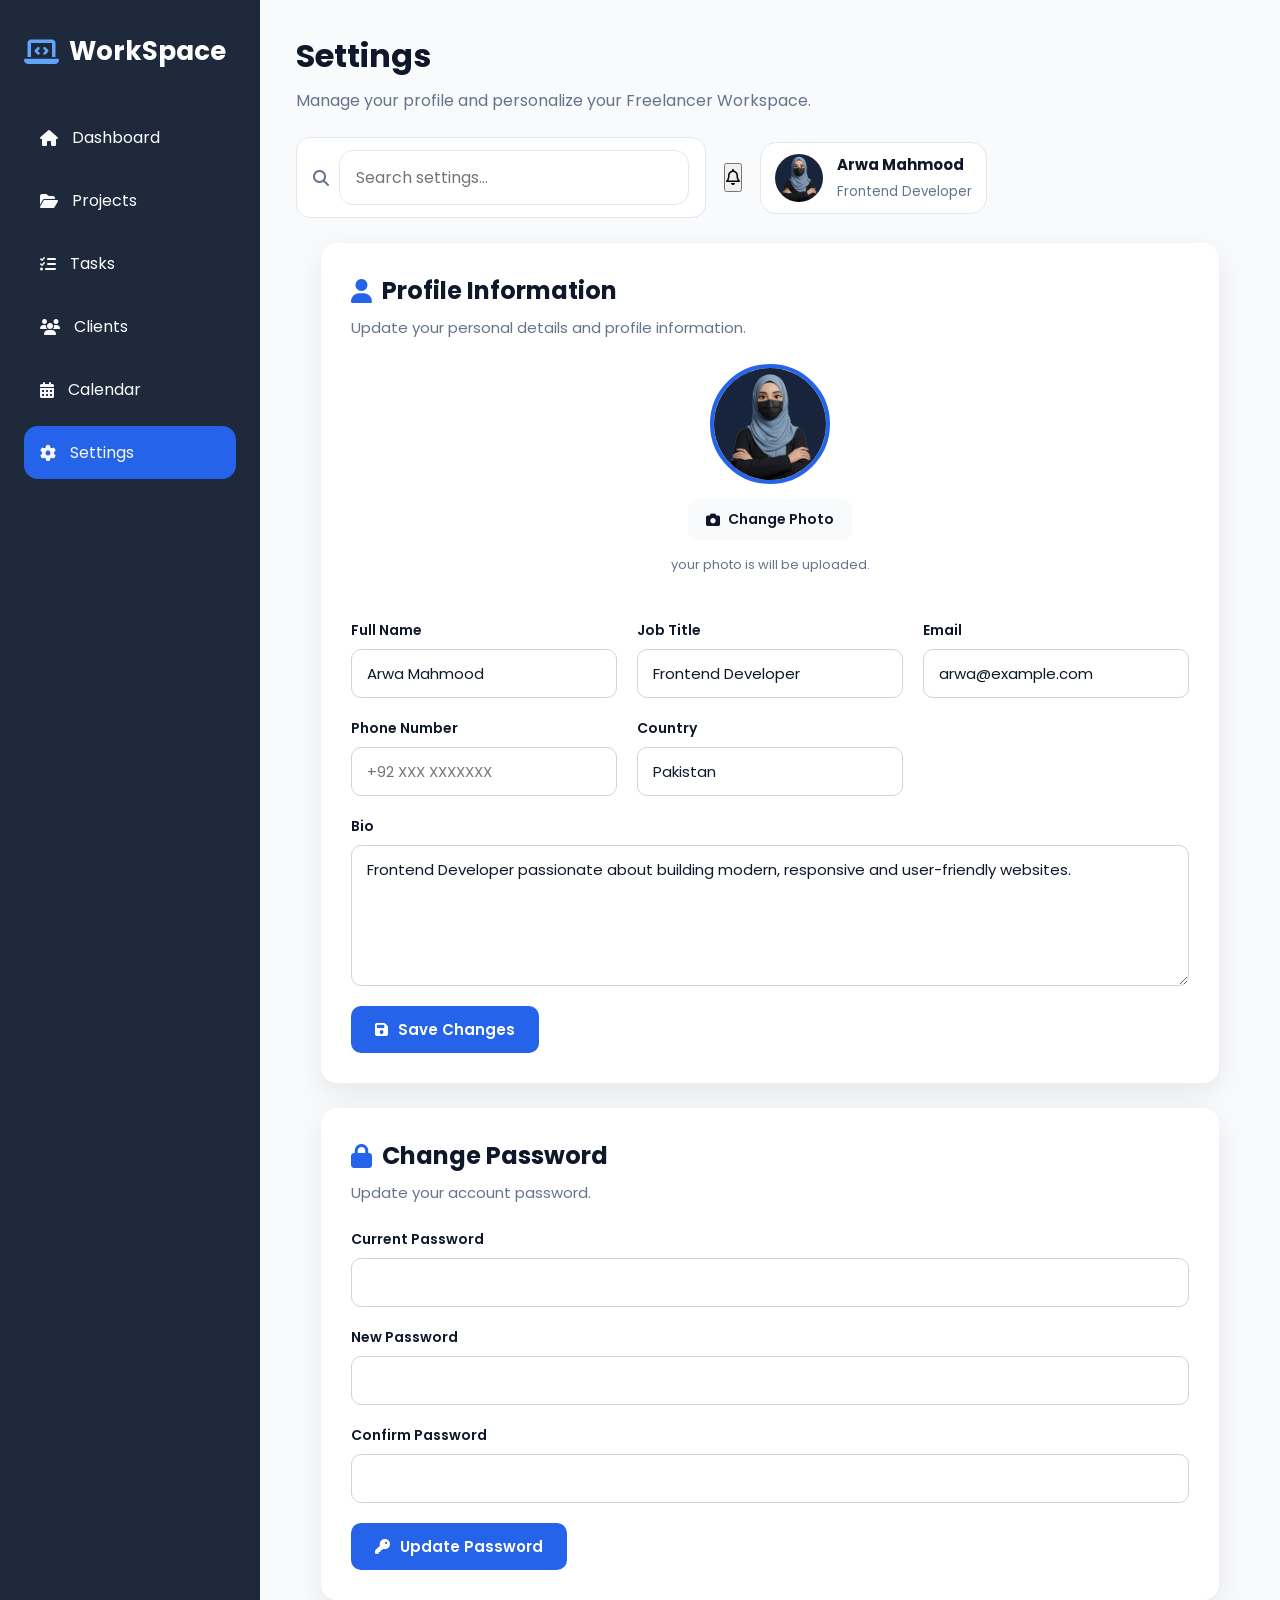
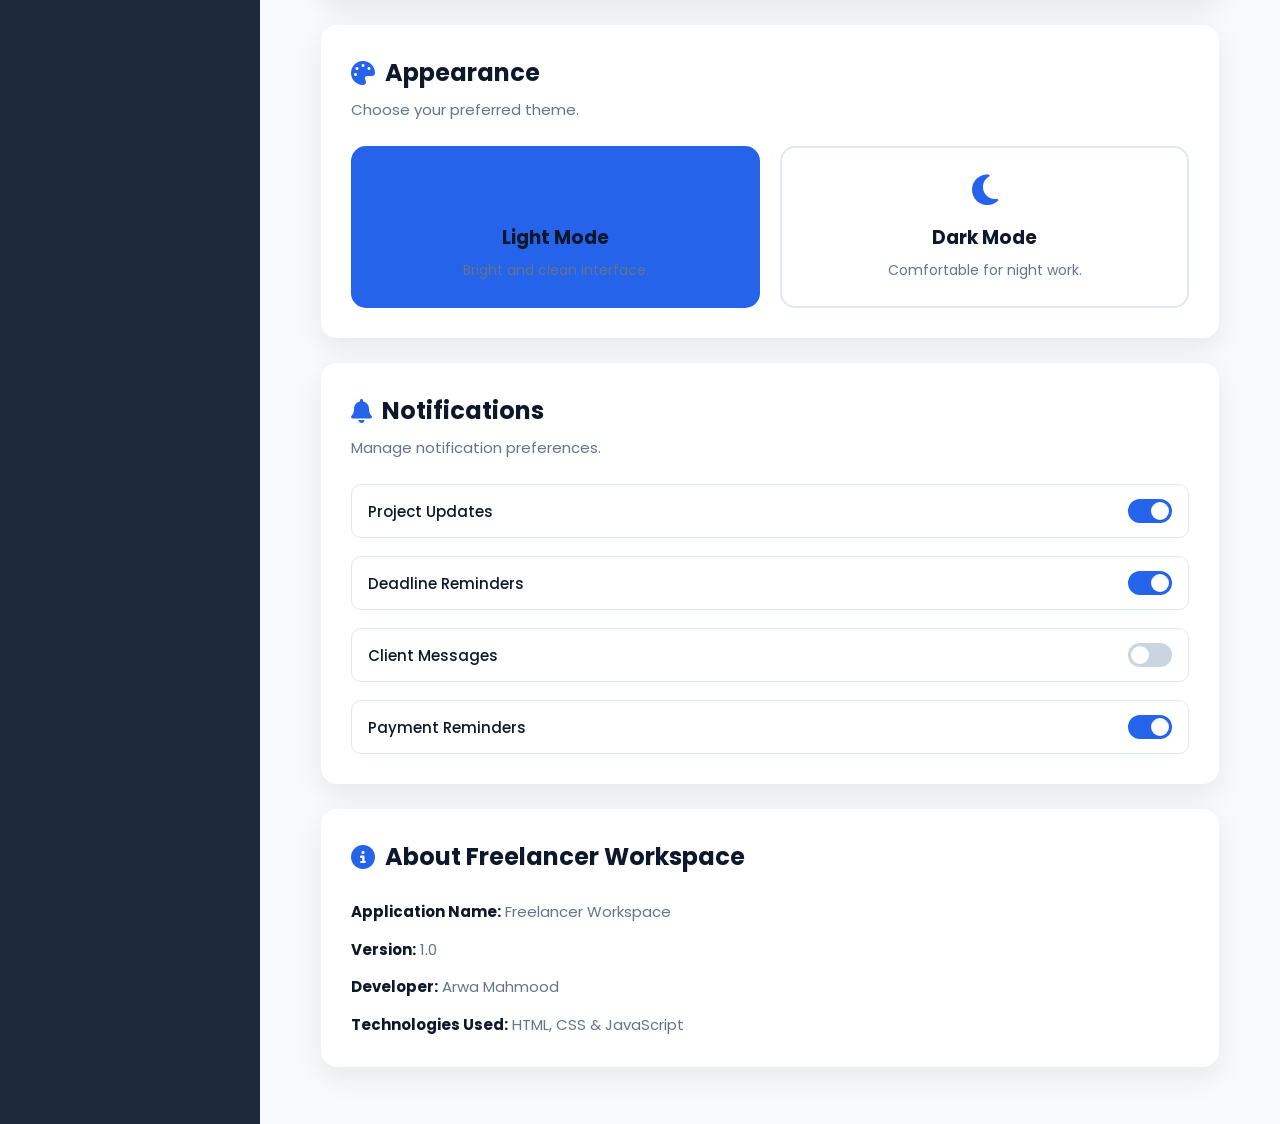
<file: settings.html>
<!DOCTYPE html>
<html lang="en">

<head>
    <meta charset="UTF-8">
    <meta name="viewport" content="width=device-width, initial-scale=1.0">
    <title>Settings | Freelancer Workspace</title>

    <!-- Font Awesome -->
    <link rel="stylesheet" href="https://cdnjs.cloudflare.com/ajax/libs/font-awesome/6.5.1/css/all.min.css">

    <!-- Main CSS -->
    <link rel="stylesheet" href="style.css">
</head>

<body>

    <div class="dashboard">

        <!-- =========================
             SIDEBAR
        ========================== -->

        <aside class="sidebar">

            <div class="logo">
                <i class="fa-solid fa-laptop-code"></i>
                <h2>WorkSpace</h2>
            </div>

            <ul>

                <li>
                    <a href="index.html">
                        <i class="fa-solid fa-house"></i>
                        Dashboard
                    </a>
                </li>

                <li>
                    <a href="projects.html">
                        <i class="fa-solid fa-folder-open"></i>
                        Projects
                    </a>
                </li>

                <li>
                    <a href="tasks.html">
                        <i class="fa-solid fa-list-check"></i>
                        Tasks
                    </a>
                </li>

                <li>
                    <a href="clients.html">
                        <i class="fa-solid fa-users"></i>
                        Clients
                    </a>
                </li>

                <li>
                    <a href="calendar.html">
                        <i class="fa-solid fa-calendar-days"></i>
                        Calendar
                    </a>
                </li>

                <li>
                    <a href="settings.html" class="active">
                        <i class="fa-solid fa-gear"></i>
                        Settings
                    </a>
                </li>

            </ul>

        </aside>

        <!-- =========================
             MAIN CONTENT
        ========================== -->

        <main class="main-content">

            <!-- HEADER -->

            <header class="header">

                <div class="welcome">

                    <h1>Settings</h1>

                    <p>
                        Manage your profile and personalize your Freelancer Workspace.
                    </p>

                </div>

                <div class="header-right">

                    <div class="search-box">

                        <i class="fa-solid fa-magnifying-glass"></i>

                        <input type="text" id="settings-search" placeholder="Search settings...">

                    </div>

                    <button class="notification">

                        <i class="fa-regular fa-bell"></i>

                        <span class="notification-dot"></span>

                    </button>

                    <div class="profile">

                        <img src="Picture.jpeg" alt="Profile">

                        <div>

                            <h4>Arwa Mahmood</h4>

                            <small>Frontend Developer</small>

                        </div>

                    </div>

                </div>

            </header>

            <!-- =========================
                 SETTINGS CONTENT
            ========================== -->

            <section class="settings-page">

                <!-- Profile Information Card -->

                <div class="settings-card">

                    <div class="card-header">

                        <h2>
                            <i class="fa-solid fa-user"></i>
                            Profile Information
                        </h2>

                        <p>
                            Update your personal details and profile information.
                        </p>

                    </div>

                    <!-- =========================
                         PROFILE FORM
                    ========================== -->

                    <form id="profile-form" class="settings-form">

                        <div class="profile-picture">

                            <img id="profile-preview" src="Picture.jpeg" alt="Profile preview">

                            <label for="profile-photo" class="change-photo-btn">
                                <i class="fa-solid fa-camera"></i>
                                Change Photo
                            </label>
                            <input id="profile-photo" class="visually-hidden" type="file" accept="image/*">
                            <small class="field-hint">your photo is will be uploaded.</small>

                        </div>

                        <div class="form-grid">

                            <div class="form-group">
                                <label for="full-name">Full Name</label>
                                <input id="full-name" type="text" name="fullName" value="Arwa Mahmood" required>
                            </div>

                            <div class="form-group">
                                <label for="job-title">Job Title</label>
                                <input id="job-title" type="text" name="jobTitle" value="Frontend Developer" required>
                            </div>

                            <div class="form-group">
                                <label for="email">Email</label>
                                <input id="email" type="email" name="email" value="arwa@example.com" required>
                            </div>

                            <div class="form-group">
                                <label for="phone">Phone Number</label>
                                <input id="phone" type="tel" name="phone" placeholder="+92 XXX XXXXXXX">
                            </div>

                            <div class="form-group">
                                <label for="country">Country</label>
                                <input id="country" type="text" name="country" value="Pakistan">
                            </div>

                        </div>

                        <div class="form-group">

                            <label for="bio">Bio</label>

                            <textarea id="bio" name="bio" rows="5"
                                placeholder="Write a short bio about yourself...">Frontend Developer passionate about building modern, responsive and user-friendly websites.</textarea>

                        </div>

                        <button type="submit" class="primary-btn">

                            <i class="fa-solid fa-floppy-disk"></i>

                            Save Changes

                        </button>

                    </form>

                </div>



                <!-- =========================
                     SECURITY
                ========================== -->

                <div class="settings-card">

                    <div class="card-header">

                        <h2>

                            <i class="fa-solid fa-lock"></i>

                            Change Password

                        </h2>

                        <p>

                            Update your account password.

                        </p>

                    </div>

                    <form id="password-form" class="settings-form">

                        <div class="form-group">

                            <label for="current-password">Current Password</label>

                            <input id="current-password" type="password" name="currentPassword"
                                autocomplete="current-password" required>

                        </div>

                        <div class="form-group">

                            <label for="new-password">New Password</label>

                            <input id="new-password" type="password" name="newPassword" autocomplete="new-password"
                                required>

                        </div>

                        <div class="form-group">

                            <label for="confirm-password">Confirm Password</label>

                            <input id="confirm-password" type="password" name="confirmPassword"
                                autocomplete="new-password" required>

                        </div>

                        <button type="submit" class="primary-btn">

                            <i class="fa-solid fa-key"></i>

                            Update Password

                        </button>

                    </form>

                </div>



                <!-- =========================
                     APPEARANCE
                ========================== -->

                <div class="settings-card">

                    <div class="card-header">

                        <h2>

                            <i class="fa-solid fa-palette"></i>

                            Appearance

                        </h2>

                        <p>

                            Choose your preferred theme.

                        </p>

                    </div>

                    <div class="theme-options">

                        <button type="button" class="theme-card active-theme" data-theme="light">

                            <i class="fa-solid fa-sun"></i>

                            <h3>Light Mode</h3>

                            <p>Bright and clean interface.</p>

                        </button>

                        <button type="button" class="theme-card" data-theme="dark">

                            <i class="fa-solid fa-moon"></i>

                            <h3>Dark Mode</h3>

                            <p>Comfortable for night work.</p>

                        </button>

                    </div>

                </div>



                <!-- =========================
                     NOTIFICATIONS
                ========================== -->

                <div class="settings-card">

                    <div class="card-header">

                        <h2>

                            <i class="fa-solid fa-bell"></i>

                            Notifications

                        </h2>

                        <p>

                            Manage notification preferences.

                        </p>

                    </div>

                    <div class="notification-list">

                        <label class="switch-row" for="project-updates">
                            <span>Project Updates</span>
                            <span class="switch">
                                <input id="project-updates" name="projectUpdates" type="checkbox" checked>
                                <span class="switch-slider"></span>
                            </span>
                        </label>

                        <label class="switch-row" for="deadline-reminders">
                            <span>Deadline Reminders</span>
                            <span class="switch">
                                <input id="deadline-reminders" name="deadlineReminders" type="checkbox" checked>
                                <span class="switch-slider"></span>
                            </span>
                        </label>

                        <label class="switch-row" for="client-messages">
                            <span>Client Messages</span>
                            <span class="switch">
                                <input id="client-messages" name="clientMessages" type="checkbox">
                                <span class="switch-slider"></span>
                            </span>
                        </label>

                        <label class="switch-row" for="payment-reminders">
                            <span>Payment Reminders</span>
                            <span class="switch">
                                <input id="payment-reminders" name="paymentReminders" type="checkbox" checked>
                                <span class="switch-slider"></span>
                            </span>
                        </label>

                    </div>

                </div>



                <!-- =========================
                     ABOUT
                ========================== -->

                <div class="settings-card">

                    <div class="card-header">

                        <h2>

                            <i class="fa-solid fa-circle-info"></i>

                            About Freelancer Workspace

                        </h2>

                    </div>

                    <div class="about-app">

                        <p><strong>Application Name:</strong> Freelancer Workspace</p>

                        <p><strong>Version:</strong> 1.0</p>

                        <p><strong>Developer:</strong> Arwa Mahmood</p>

                        <p><strong>Technologies Used:</strong> HTML, CSS & JavaScript</p>

                    </div>

                </div>

            </section>

        </main>

    </div>

    <!-- =========================
         JAVASCRIPT
    ========================== -->

    <script src="script.js"></script>

</body>

</html>
</file>
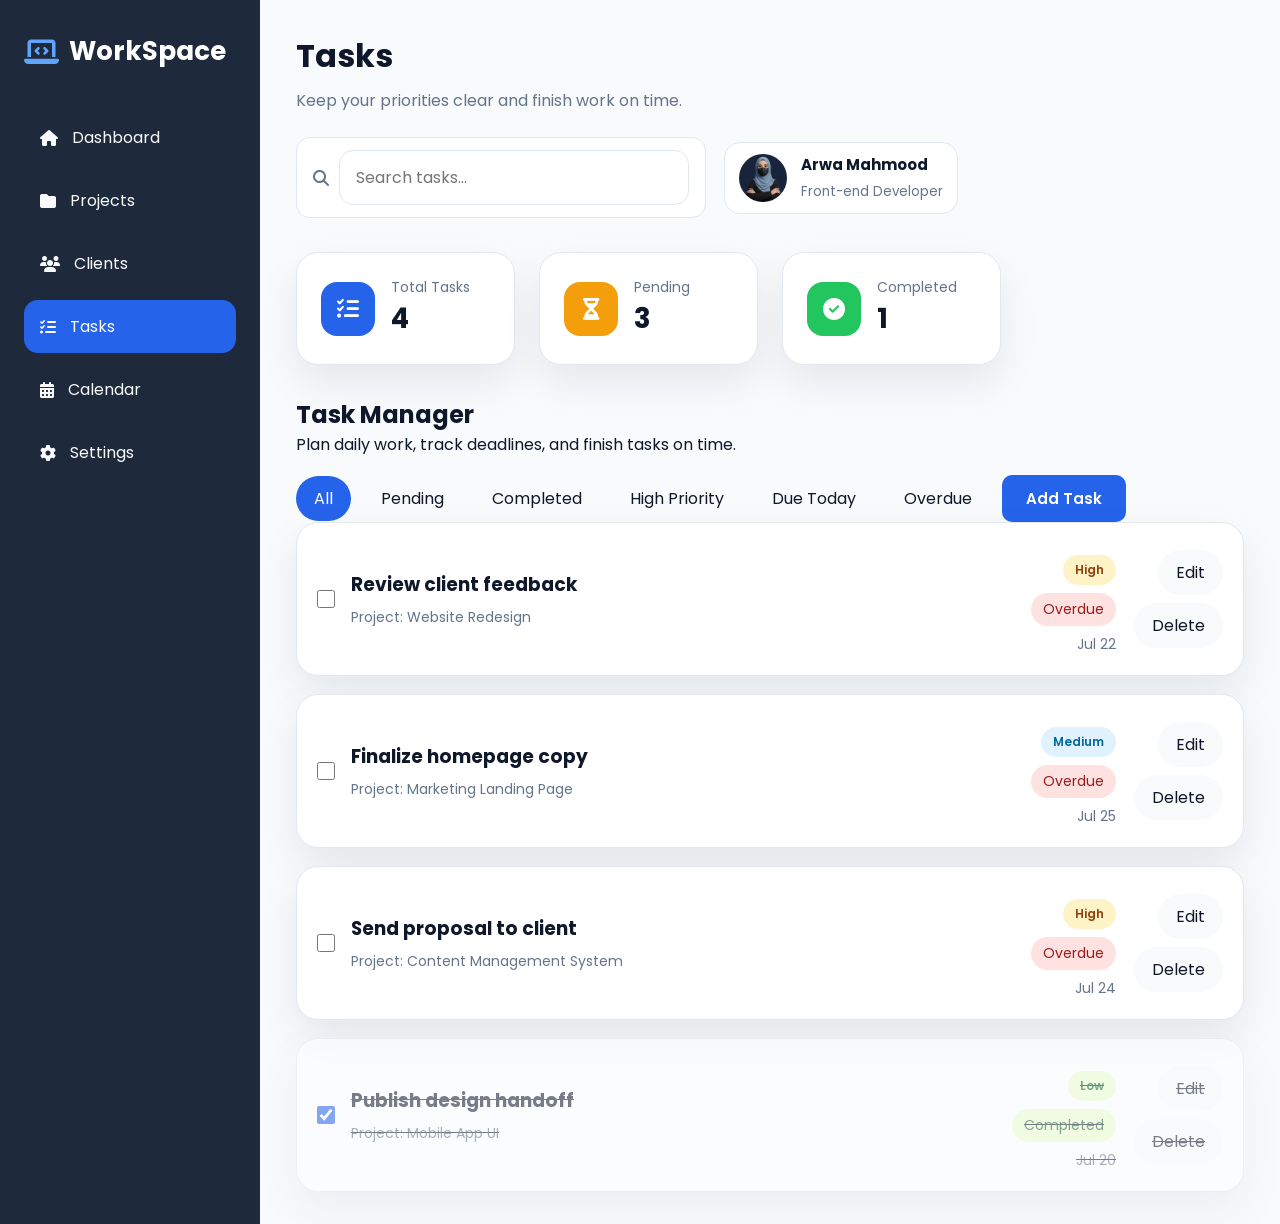
<file: tasks.html>
<!DOCTYPE html>
<html lang="en">

<head>
    <meta charset="UTF-8">
    <meta name="viewport" content="width=device-width, initial-scale=1.0">
    <title>Tasks - WorkSpace</title>
    <link rel="stylesheet" href="https://cdnjs.cloudflare.com/ajax/libs/font-awesome/6.6.0/css/all.min.css">
    <link rel="stylesheet" href="style.css">
</head>

<body>
    <div class="dashboard">
        <aside class="sidebar">
            <div class="logo">
                <i class="fa-solid fa-laptop-code"></i>
                <h2>WorkSpace</h2>
            </div>
            <ul>
                <li><a href="index.html"><i class="fa-solid fa-house"></i>Dashboard</a></li>
                <li><a href="projects.html"><i class="fa-solid fa-folder"></i>Projects</a></li>
                <li><a href="clients.html"><i class="fa-solid fa-users"></i>Clients</a></li>
                <li><a href="tasks.html" class="active"><i class="fa-solid fa-list-check"></i>Tasks</a></li>
                <li><a href="calendar.html"><i class="fa-solid fa-calendar-days"></i>Calendar</a></li>
                <li><a href="settings.html"><i class="fa-solid fa-gear"></i>Settings</a></li>
            </ul>
        </aside>
        <main class="main-content">
            <header class="header">
                <div class="welcome">
                    <h1>Tasks</h1>
                    <p>Keep your priorities clear and finish work on time.</p>
                </div>
                <div class="header-right">
                    <div class="search-box">
                        <i class="fa-solid fa-magnifying-glass"></i>
                        <input class="search-input" data-target=".task-card" type="text" placeholder="Search tasks...">
                    </div>
                    <div class="profile">
                        <img src="Picture.jpeg" alt="profile">
                        <div>
                            <h4>Arwa Mahmood</h4>
                            <small>Front-end Developer</small>
                        </div>
                    </div>
                </div>
            </header>

            <section class="stats-grid">
                <div class="stat-card">
                    <div class="stat-icon blue"><i class="fa-solid fa-list-check"></i></div>
                    <div><p>Total Tasks</p><h2 id="total-tasks">0</h2></div>
                </div>
                <div class="stat-card">
                    <div class="stat-icon yellow"><i class="fa-solid fa-hourglass-half"></i></div>
                    <div><p>Pending</p><h2 id="pending-tasks">0</h2></div>
                </div>
                <div class="stat-card">
                    <div class="stat-icon green"><i class="fa-solid fa-check-circle"></i></div>
                    <div><p>Completed</p><h2 id="completed-tasks">0</h2></div>
                </div>
            </section>

            <section class="filter-panel">
                <div>
                    <h2>Task Manager</h2>
                    <p>Plan daily work, track deadlines, and finish tasks on time.</p>
                </div>
                <div style="display:flex;align-items:center;gap:12px;flex-wrap:wrap;">
                    <div class="filter-buttons" data-target=".task-card">
                        <button type="button" class="active" data-filter="all">All</button>
                        <button type="button" data-filter="pending">Pending</button>
                        <button type="button" data-filter="completed">Completed</button>
                        <button type="button" data-filter="high priority">High Priority</button>
                        <button type="button" data-filter="due today">Due Today</button>
                        <button type="button" data-filter="overdue">Overdue</button>
                    </div>
                    <button class="primary-btn" id="add-task-btn">Add Task</button>
                </div>
            </section>

            <section class="tasks-list" id="tasks-list"></section>

            <div class="modal" id="task-modal" aria-hidden="true">
                <div class="modal-panel">
                    <div class="modal-header">
                        <div>
                            <h2 id="task-modal-title">Add Task</h2>
                            <p>Capture task details, due dates, and project context.</p>
                        </div>
                        <button type="button" class="modal-close" id="task-modal-close">&times;</button>
                    </div>
                    <form id="task-form">
                        <input type="hidden" name="id">
                        <div class="form-row">
                            <label>
                                Task Name
                                <input type="text" name="name" required>
                            </label>
                            <label>
                                Related Project
                                <input type="text" name="project" required>
                            </label>
                        </div>
                        <div class="form-row">
                            <label>
                                Priority
                                <select name="priority" required>
                                    <option value="High">High</option>
                                    <option value="Medium" selected>Medium</option>
                                    <option value="Low">Low</option>
                                </select>
                            </label>
                            <label>
                                Due Date
                                <input type="date" name="dueDate" required>
                            </label>
                        </div>
                        <div class="form-row">
                            <label>
                                Status
                                <select name="status" required>
                                    <option value="Pending">Pending</option>
                                    <option value="Completed">Completed</option>
                                </select>
                            </label>
                        </div>
                        <label>
                            Description
                            <textarea name="description" rows="4" placeholder="Add a short task description."></textarea>
                        </label>
                        <div style="display:flex;justify-content:flex-end;gap:12px;margin-top:16px;">
                            <button type="button" class="secondary-btn" id="task-modal-cancel">Cancel</button>
                            <button type="submit" class="primary-btn">Save Task</button>
                        </div>
                    </form>
                </div>
            </div>
        </main>
    </div>
    <script src="script.js"></script>
</body>

</html>
</file>
<file: style.css>
/* --------------------------------------------------
   Freelancer Workspace CSS
   - Simple modern dashboard
   - Reusable design language
-------------------------------------------------- */

/* General */
@import url('https://fonts.googleapis.com/css2?family=Poppins:wght@300;400;500;600;700&display=swap');

:root {
    --primary: #2563EB;
    --sidebar: #1E293B;
    --sidebar-hover: #334155;
    --background: #F8FAFC;
    --white: #FFFFFF;
    --surface-subtle: #F8FAFC;
    --text: #0F172A;
    --text-light: #64748B;
    --border: #E2E8F0;
    --shadow: 0 18px 40px rgba(15, 23, 42, 0.08);
}

/* ==========================================
   PROFESSIONAL GLOBAL DARK THEME
========================================== */

/* Page */

body.dark-theme{
    /* Keep the same color roles as light mode, with dark-mode values. */
    --primary: #3B82F6;
    --sidebar: #111827;
    --sidebar-hover: #273449;
    --background: #0F172A;
    --white: #1E293B;
    --surface-subtle: #273449;
    --text: #F8FAFC;
    --text-light: #cad0d8;
    --border: #334155;
    --shadow: 0 18px 40px rgba(0, 0, 0, 0.22);

    background:var(--background);
    color:var(--text);
}

/* Main Areas */

body.dark-theme .dashboard,
body.dark-theme .main-content{
    background:var(--background);
}

/* Sidebar */

body.dark-theme .sidebar{
    background:var(--sidebar);
    border-right:1px solid var(--border);
}

/* Header */

body.dark-theme .header{
    background:transparent;
    border-bottom:none;
}

/* ==========================================
   CARDS
========================================== */

body.dark-theme .stat-card,
body.dark-theme .settings-card,
body.dark-theme .project-card,
body.dark-theme .task-card,
body.dark-theme .client-card,
body.dark-theme .calendar-card,
body.dark-theme .content-card,
body.dark-theme .card,
body.dark-theme .dashboard-card,
body.dark-theme .setting-card,
body.dark-theme .event-card,
body.dark-theme .mini-card{

    background:var(--white);
    border:1px solid var(--border);
    box-shadow:var(--shadow);

}

/* White Sections */

body.dark-theme .recent-projects,
body.dark-theme .today-tasks,
body.dark-theme .projects-section,
body.dark-theme .tasks-section{

    background:var(--white);
    border:1px solid var(--border);

}

/* Inner Cards */

body.dark-theme .project-item,
body.dark-theme .task-item,
body.dark-theme .client-item{

    background:#273449;
    border:1px solid #3B4A61;

}

/* ==========================================
   TEXT
========================================== */

body.dark-theme h1,
body.dark-theme h2,
body.dark-theme h3,
body.dark-theme h4,
body.dark-theme h5,
body.dark-theme h6{

    color:var(--text);

}

body.dark-theme p,
body.dark-theme span,
body.dark-theme small,
body.dark-theme label{

    color:var(--text-light);

}

/* ==========================================
   PROFILE
========================================== */

body.dark-theme .profile{

    background:#273449;
    border:1px solid var(--border);

}

body.dark-theme .profile h4{

    color:var(--text);

}

body.dark-theme .profile small{

    color:var(--text-light);

}

/* ==========================================
   SEARCH
========================================== */

body.dark-theme .search-box{

    background:#273449;
    border-color:var(--border);

}

body.dark-theme .search-box input{

    background:transparent;
    color:var(--text);

}

body.dark-theme .search-box input::placeholder{

    color:var(--text-light);

}

/* ==========================================
   INPUTS
========================================== */

body.dark-theme input,
body.dark-theme textarea,
body.dark-theme select{

    background:#334155;
    color:var(--text);
    border:1px solid #475569;

}

body.dark-theme input::placeholder,
body.dark-theme textarea::placeholder{

    color:var(--text-light);

}

/* ==========================================
   BUTTONS
========================================== */

body.dark-theme .primary-btn{

    background:var(--primary);
    color:white;

}

body.dark-theme .primary-btn:hover{

    background:#2563EB;

}

/* ==========================================
   PROGRESS BAR
========================================== */

body.dark-theme .progress{

    background:#475569;

}

body.dark-theme .progress-bar{

    background:var(--primary);

}

/* ==========================================
   BADGES
========================================== */

body.dark-theme .badge{

    background:#334155;
    color:var(--text);

}

/* ==========================================
   TABLES
========================================== */

body.dark-theme table{

    background:var(--white);

}

body.dark-theme th{

    background:#273449;
    color:var(--text);

}

body.dark-theme td{

    color:var(--text-light);
    border-color:var(--border);

}

/* ==========================================
   HOVER EFFECTS
========================================== */

body.dark-theme .stat-card:hover,
body.dark-theme .project-card:hover,
body.dark-theme .task-card:hover,
body.dark-theme .client-card:hover,
body.dark-theme .settings-card:hover{

    transform:translateY(-4px);

    border-color:var(--primary);

}

* {
    margin: 0;
    padding: 0;
    box-sizing: border-box;
}

body {
    font-family: 'Poppins', sans-serif;
    background: var(--background);
    color: var(--text);
}

a {
    color: inherit;
}

button,
input,
textarea {
    font: inherit;
}

button {
    cursor: pointer;
}

img {
    max-width: 100%;
    display: block;
}

/* Layout */
.dashboard {
    display: flex;
    min-height: 100vh;
}

.sidebar {
    width: 260px;
    padding: 32px 24px;
    background: var(--sidebar);
    color: var(--white);
}

.logo {
    display: flex;
    align-items: center;
    gap: 10px;
    margin-bottom: 40px;
}

.logo i {
    font-size: 28px;
    color: #60A5FA;
}

.logo h2 {
    font-size: 26px;
    font-weight: 700;
}

.sidebar ul {
    list-style: none;
    display: grid;
    gap: 10px;
}

.sidebar a {
    display: flex;
    align-items: center;
    gap: 14px;
    padding: 14px 16px;
    border-radius: 14px;
    text-decoration: none;
    /* Navigation always sits on a dark sidebar. */
    color: #F8FAFC;
    transition: background 0.25s ease;
}

.sidebar a:hover,
.sidebar a.active {
    background: var(--sidebar-hover);
}

.sidebar a.active {
    background: var(--primary);
}

.main-content {
    flex: 1;
    padding: 32px 36px;
}

.header {
    display: flex;
    justify-content: space-between;
    align-items: center;
    gap: 24px;
    flex-wrap: wrap;
}

.welcome h1 {
    font-size: 32px;
    margin-bottom: 8px;
}

.welcome p {
    color: var(--text-light);
    max-width: 560px;
}

.header-right {
    display: flex;
    align-items: center;
    gap: 18px;
    flex-wrap: wrap;
}

.search-box {
    background: var(--white);
    border: 1px solid var(--border);
    border-radius: 14px;
    display: flex;
    align-items: center;
    gap: 10px;
    padding: 12px 16px;
    min-width: 240px;
}

.search-box i {
    color: var(--text-light);
}

.search-box input {
    border: none;
    width: 100%;
    outline: none;
    color: var(--text);
    background: transparent;
}

.profile {
    display: flex;
    align-items: center;
    gap: 14px;
    background: var(--white);
    padding: 10px 14px;
    border-radius: 16px;
    border: 1px solid var(--border);
}

.profile img {
    width: 48px;
    height: 48px;
    border-radius: 50%;
    object-fit: cover;
}

.profile h4 {
    font-size: 15px;
    margin-bottom: 2px;
}

.profile small {
    color: var(--text-light);
}

.cards,
.stats-grid {
    display: grid;
    grid-template-columns: repeat(4, minmax(0, 1fr));
    gap: 24px;
    margin-top: 34px;
}

.section-grid {
    display: grid;
    grid-template-columns: 1.6fr 1fr;
    gap: 24px;
    margin-top: 28px;
}

.dashboard-right {
    display: grid;
    gap: 24px;
}

.dashboard-small-cards {
    display: grid;
    gap: 18px;
    margin-top: 18px;
}

.recent-projects {
    display: grid;
    gap: 18px;
}

.project-row {
    display: grid;
    gap: 14px;
    padding: 20px;
    border-radius: 18px;
    background: var(--surface-subtle);
}

.deadline-item,
.activity-item {
    display: flex;
    justify-content: space-between;
    gap: 10px;
    padding: 12px 0;
    border-bottom: 1px solid var(--border);
    color: var(--text-light);
}

.deadline-item:last-child,
.activity-item:last-child {
    border-bottom: none;
}

.cards {
    grid-template-columns: repeat(4, minmax(0, 1fr));
}

.card,
.stat-card,
.dashboard-card,
.setting-card,
.client-card,
.project-card,
.task-card,
.event-card,
.mini-card {
    background: var(--white);
    border: 1px solid var(--border);
    border-radius: 22px;
    box-shadow: var(--shadow);
    padding: 24px;
}

.card {
    display: flex;
    align-items: center;
    gap: 20px;
}

.card-icon {
    width: 64px;
    height: 64px;
    border-radius: 18px;
    display: grid;
    place-items: center;
    color: #fff;
    font-size: 22px;
}

.card-info h4 {
    font-size: 13px;
    color: var(--text-light);
    letter-spacing: 0.5px;
    text-transform: uppercase;
    margin-bottom: 8px;
}

.card-info h2 {
    font-size: 30px;
}

.card-info p {
    color: var(--text-light);
}

.earnings {
    background: #22C55E;
}

.projects {
    background: #2563EB;
}

.clients {
    background: #F59E0B;
}

.tasks {
    background: #8B5CF6;
}

.stat-card {
    display: flex;
    align-items: center;
    gap: 16px;
}

.stat-icon {
    width: 54px;
    height: 54px;
    border-radius: 16px;
    display: grid;
    place-items: center;
    color: white;
    font-size: 22px;
}

.stat-icon.blue {
    background: #2563EB;
}

.stat-icon.red {
    background: #DC2626;
}

.stat-icon.green {
    background: #22C55E;
}

.stat-icon.yellow {
    background: #F59E0B;
}

.stat-icon.orange {
    background: #F97316;
}

.stat-card p {
    color: var(--text-light);
    font-size: 14px;
}

.stat-card h2 {
    font-size: 28px;
}

.section-header,
.setting-card-header {
    display: flex;
    justify-content: space-between;
    align-items: flex-start;
    gap: 24px;
    margin-bottom: 18px;
}

.section-header h2,
.setting-card-header h2 {
    font-size: 22px;
    margin-bottom: 6px;
}

.section-header p,
.setting-card-header p {
    color: var(--text-light);
}

.filter-panel {
    margin-top: 32px;
    display: flex;
    justify-content: space-between;
    align-items: center;
    gap: 18px;
    flex-wrap: wrap;
}

.filter-buttons {
    display: flex;
    gap: 12px;
    flex-wrap: wrap;
}

.filter-buttons button,
.theme-card,
.primary-btn,
.secondary-btn {
    border: none;
    border-radius: 999px;
    padding: 10px 18px;
    background: var(--surface-subtle);
    color: var(--text);
    transition: background 0.25s ease, color 0.25s ease;
}

.filter-buttons button.active,
.theme-card.active-theme,
.primary-btn {
    background: var(--primary);
    color: #FFFFFF;
}

.filter-buttons button:hover,
.theme-card:hover,
.primary-btn:hover,
.secondary-btn:hover {
    background: rgba(37, 99, 235, 0.12);
}

.project-list,
.tasks-list,
.clients-grid,
.calendar-events,
.dashboard-card .recent-projects,
.dashboard-card .task-list {
    display: grid;
    gap: 18px;
}

.project-list {
    display: grid;
    grid-template-columns: 1fr;
    gap: 18px;
    width: 100%;
}

.project-card {
    display: grid;
    grid-template-columns: 1fr;
    gap: 12px;
    width: 100%;
}

.project-card,
.task-card,
.client-card,
.event-card {
    padding: 20px;
}

.project-card h3,
.task-card h3,
.client-card h3,
.event-card h2,
.project-row h4,
.mini-card h4 {
    margin-bottom: 8px;
}

.project-card p,
.task-card p,
.client-card p,
.event-item span,
.project-row p {
    color: var(--text-light);
    font-size: 14px;
}

.project-details,
.project-meta,
.task-meta,
.client-details {
    display: flex;
    flex-wrap: wrap;
    align-items: center;
    gap: 12px;
    margin-top: 12px;
}

.progress {
    height: 10px;
    background: #E2E8F0;
    border-radius: 999px;
    overflow: hidden;
    margin-top: 16px;
}

.progress-fill {
    height: 100%;
    background: var(--primary);
    border-radius: 999px;
}

.status-pill,
.priority-pill,
.rating {
    display: inline-flex;
    align-items: center;
    justify-content: center;
    padding: 6px 12px;
    border-radius: 999px;
    font-size: 12px;
    font-weight: 600;
}

.status-pill.in-progress,
.priority-pill.medium {
    background: #E0F2FE;
    color: #0369A1;
}

.status-pill.completed,
.priority-pill.low {
    background: #ECFCCB;
    color: #166534;
}

.status-pill.pending,
.priority-pill.high {
    background: #FEF3C7;
    color: #B45309;
}

.rating {
    background: #EFF6FF;
    color: #1D4ED8;
}

.task-card {
    display: grid;
    grid-template-columns: auto 1fr auto;
    align-items: center;
    gap: 18px;
}

.task-card input[type='checkbox'] {
    width: 18px;
    height: 18px;
    accent-color: var(--primary);
}

.task-card.completed {
    opacity: 0.55;
    text-decoration: line-through;
}

.task-card.completed h3 {
    text-decoration: line-through;
}

.task-meta {
    display: flex;
    flex-direction: column;
    align-items: flex-end;
    gap: 8px;
    font-size: 14px;
    color: var(--text-light);
}

.task-actions {
    display: flex;
    flex-direction: column;
    gap: 8px;
    align-items: flex-end;
}

.due-date {
    background: var(--surface-subtle);
    border-radius: 999px;
    padding: 6px 12px;
    color: var(--text-light);
}

.clients-grid {
    grid-template-columns: repeat(2, minmax(0, 1fr));
}

.client-card {
    display: grid;
    grid-template-columns: 80px 1fr auto;
    gap: 18px;
    align-items: center;
}

.client-card img {
    width: 72px;
    height: 72px;
    border-radius: 18px;
    object-fit: cover;
}

.client-card-body {
    display: grid;
    gap: 16px;
}

.client-card-header {
    display: flex;
    justify-content: space-between;
    gap: 16px;
    flex-wrap: wrap;
    align-items: flex-start;
}

.client-summary {
    display: grid;
    grid-template-columns: repeat(3, minmax(0, 1fr));
    gap: 12px;
}

.client-stat {
    background: var(--surface-subtle);
    border-radius: 18px;
    padding: 16px;
}

.client-stat strong {
    display: block;
    font-size: 18px;
    margin-bottom: 6px;
}

.client-stat small {
    color: var(--text-light);
}

.client-note-preview {
    background: var(--surface-subtle);
    border-radius: 18px;
    padding: 16px;
}

.client-actions {
    display: grid;
    gap: 10px;
    justify-content: flex-end;
}

.client-details {
    display: flex;
    flex-direction: column;
    gap: 6px;
    color: var(--text-light);
}

.client-details .rating {
    width: fit-content;
}

.calendar-layout {
    display: grid;
    grid-template-columns: 1.5fr 0.9fr;
    gap: 24px;
    margin-top: 32px;
}

.calendar-card {
    padding: 24px;
    background: var(--white);
    border-radius: 14px;
    box-shadow: var(--shadow);
}

.calendar-header {
    display: flex;
    align-items: center;
    justify-content: space-between;
    gap: 16px;
    margin-bottom: 20px;
}

.calendar-header h2 {
    font-size: 18px;
    min-width: 140px;
    text-align: center;
}

.nav-btn {
    background: var(--white);
    border: 1px solid var(--border);
    border-radius: 8px;
    padding: 8px 12px;
    color: var(--text);
    transition: background 0.25s ease, border-color 0.25s ease;
}

.nav-btn:hover {
    background: var(--primary);
    border-color: var(--primary);
    color: white;
}

.calendar-grid {
    display: grid;
    grid-template-columns: repeat(7, minmax(0, 1fr));
    gap: 10px;
    margin-top: 18px;
}

.calendar-grid span {
    display: grid;
    place-items: center;
    padding: 14px 0;
    border-radius: 8px;
    font-size: 14px;
    color: var(--text-light);
    font-weight: 500;
}

.calendar-day {
    background: var(--white);
    color: var(--text);
    cursor: pointer;
    border: 1px solid var(--border);
    border-radius: 8px;
    padding: 8px 0;
    position: relative;
    transition: background 0.25s ease, border-color 0.25s ease;
}

.calendar-day:hover {
    background: #EFF6FF;
    border-color: var(--primary);
}

.calendar-day.has-events {
    font-weight: 600;
}

.calendar-day.has-events::after {
    content: '';
    position: absolute;
    bottom: 4px;
    left: 50%;
    transform: translateX(-50%);
    width: 4px;
    height: 4px;
    background: var(--primary);
    border-radius: 50%;
}

.calendar-day.selected-day,
.calendar-day.today {
    background: var(--primary);
    color: white;
    border-color: var(--primary);
}

.calendar-day.muted {
    background: transparent;
    color: var(--text-light);
    border: none;
    cursor: default;
}

.calendar-sidebar {
    display: grid;
    gap: 24px;
}

.selected-date-section,
.upcoming-events-section {
    background: var(--white);
    border-radius: 14px;
    padding: 24px;
    box-shadow: var(--shadow);
}

.selected-date-section h3,
.upcoming-events-section h3 {
    font-size: 16px;
    margin-bottom: 16px;
    display: flex;
    align-items: center;
    gap: 8px;
}

.date-events-list {
    display: grid;
    gap: 12px;
}

.dateEventCard {
    background: var(--surface-subtle);
    border-left: 4px solid var(--primary);
    padding: 12px;
    border-radius: 8px;
    display: grid;
    gap: 4px;
}

.dateEventCard h4 {
    font-size: 14px;
    margin: 0;
    color: var(--text);
}

.dateEventCard p {
    font-size: 12px;
    color: var(--text-light);
    margin: 0;
}

.upcoming-list {
    display: grid;
    gap: 12px;
}

.upcomingEventCard {
    background: var(--surface-subtle);
    padding: 12px;
    border-radius: 8px;
    border-left: 4px solid;
    display: grid;
    gap: 2px;
}

.upcomingEventCard.meeting {
    border-left-color: #06B6D4;
}

.upcomingEventCard.deadline {
    border-left-color: #DC2626;
}

.upcomingEventCard.payment {
    border-left-color: #059669;
}

.upcomingEventCard.personal {
    border-left-color: #7C3AED;
}

.upcomingEventCard h4 {
    font-size: 13px;
    margin: 0;
    color: var(--text);
    font-weight: 600;
}

.upcomingEventCard .event-time {
    font-size: 12px;
    color: var(--text-light);
    margin: 0;
}

.events-list-container {
    display: grid;
    gap: 12px;
    margin-top: 20px;
}

.event-item-card {
    background: var(--white);
    border-radius: 12px;
    padding: 16px;
    border-left: 4px solid;
    display: grid;
    grid-template-columns: 1fr auto auto auto;
    gap: 12px;
    align-items: center;
    transition: box-shadow 0.25s ease;
}

.event-item-card:hover {
    box-shadow: var(--shadow);
}

.event-item-card.meeting {
    border-left-color: #06B6D4;
}

.event-item-card.deadline {
    border-left-color: #DC2626;
}

.event-item-card.payment {
    border-left-color: #059669;
}

.event-item-card.personal {
    border-left-color: #7C3AED;
}

.event-item-card h4 {
    margin: 0;
    font-size: 15px;
}

.event-item-card p {
    margin: 0;
    font-size: 13px;
    color: var(--text-light);
    grid-column: 1;
}

.event-type-badge {
    display: inline-flex;
    align-items: center;
    gap: 4px;
    padding: 4px 12px;
    border-radius: 20px;
    font-size: 12px;
    font-weight: 500;
    white-space: nowrap;
}

.event-type-badge.meeting {
    background: #CFFAFE;
    color: #0C4A6E;
}

.event-type-badge.deadline {
    background: #FEE2E2;
    color: #7C2D12;
}

.event-type-badge.payment {
    background: #DCFCE7;
    color: #14532D;
}

.event-type-badge.personal {
    background: #EDE9FE;
    color: #3730A3;
}

.event-status-badge {
    display: inline-flex;
    align-items: center;
    gap: 4px;
    padding: 4px 12px;
    border-radius: 20px;
    font-size: 12px;
    white-space: nowrap;
}

.event-status-badge.today {
    background: #FEF3C7;
    color: #92400E;
}

.event-status-badge.tomorrow {
    background: #DBEAFE;
    color: #0C4A6E;
}

.event-status-badge.overdue {
    background: #FEE2E2;
    color: #7C2D12;
}

.event-status-badge.upcoming {
    background: #E0E7FF;
    color: #3730A3;
}

.event-actions {
    display: flex;
    gap: 8px;
}

.event-actions button {
    background: none;
    border: none;
    color: var(--text-light);
    cursor: pointer;
    padding: 4px;
    transition: color 0.25s ease;
}

.event-actions button:hover {
    color: var(--primary);
}

.calendar-events {
    display: grid;
    gap: 18px;
}

.event-card {
    display: grid;
    gap: 16px;
}

.event-item {
    background: var(--surface-subtle);
    border-radius: 16px;
    padding: 16px;
    display: grid;
    gap: 6px;
}

.event-item strong {
    display: block;
}

.setting-card {
    display: grid;
    gap: 20px;
}

.profile-settings,
.form-row {
    display: grid;
    gap: 18px;
}

.form-row {
    grid-template-columns: repeat(2, minmax(0, 1fr));
}

label {
    display: grid;
    gap: 8px;
    font-size: 14px;
}

input[type='text'],
input[type='email'],
input[type='password'],
textarea {
    width: 100%;
    border: 1px solid var(--border);
    border-radius: 14px;
    padding: 14px 16px;
    background: var(--white);
    color: var(--text);
    outline: none;
}

textarea {
    resize: vertical;
}

.setting-option {
    display: flex;
    justify-content: space-between;
    gap: 18px;
    align-items: center;
    padding: 18px;
    border-radius: 18px;
    background: var(--surface-subtle);
}

.setting-option h4 {
    margin-bottom: 6px;
}

.setting-option p {
    color: var(--text-light);
}

.switch {
    position: relative;
    width: 48px;
    height: 26px;
    display: inline-grid;
}

.switch input {
    opacity: 0;
    width: 100%;
    height: 100%;
    position: absolute;
    inset: 0;
    cursor: pointer;
}

.slider {
    width: 100%;
    height: 100%;
    background: #CBD5E1;
    border-radius: 999px;
    position: relative;
    transition: background 0.25s ease;
}

.slider::before {
    content: '';
    width: 18px;
    height: 18px;
    border-radius: 50%;
    background: white;
    position: absolute;
    top: 4px;
    left: 4px;
    transition: transform 0.25s ease;
}

.switch input:checked+.slider {
    background: var(--primary);
}

.switch input:checked+.slider::before {
    transform: translateX(22px);
}

.theme-preview {
    width: 100%;
    height: 100px;
    border-radius: 18px;
    display: grid;
    gap: 8px;
    padding: 12px;
}

.theme-preview.light {
    background: #F8FAFC;
}


/* Modal styles for Add / Edit / Details */
.modal {
    position: fixed;
    inset: 0;
    display: none;
    align-items: center;
    justify-content: center;
    background: rgba(2, 6, 23, 0.5);
    z-index: 80;
    padding: 24px;
}

.modal.open {
    display: grid;
}

.modal-panel {
    width: 100%;
    max-width: 920px;
    background: var(--white);
    border-radius: 14px;
    padding: 20px;
    box-shadow: var(--shadow);
}

.modal-header {
    display: flex;
    justify-content: space-between;
    align-items: center;
    gap: 12px;
    margin-bottom: 12px;
}

.modal-close {
    background: transparent;
    border: none;
    font-size: 18px;
    cursor: pointer
}

.modal-panel form label {
    display: block;
    margin-bottom: 8px
}

.modal-panel .form-row {
    display: grid;
    grid-template-columns: 1fr 1fr;
    gap: 12px
}

.modal-panel input[type='text'],
.modal-panel input[type='number'],
.modal-panel input[type='date'],
.modal-panel textarea,
.modal-panel select {
    width: 100%;
    padding: 10px;
    border-radius: 10px;
    border: 1px solid var(--border);
}

/* Detailed content */
.modal-content p {
    color: var(--text-light);
    margin: 8px 0
}

.notes-area {
    width: 100%;
    padding: 10px;
    border-radius: 10px;
    border: 1px solid var(--border);
}

/* Progress range styling */
.progress-range {
    appearance: none;
    height: 8px;
    border-radius: 6px;
    background: #E2E8F0;
}

.progress-range::-webkit-slider-thumb {
    appearance: none;
    width: 18px;
    height: 18px;
    border-radius: 50%;
    background: var(--primary);
}

/* Deadline badges */
.badge {
    padding: 6px 10px;
    border-radius: 999px;
    font-size: 12px;
    font-weight: 700;
}

.status-today {
    background: #FEF3C7;
    color: #92400E
}

.status-tomorrow {
    background: #FFF7ED;
    color: #92400E
}

.status-upcoming {
    background: #E0F2FE;
    color: #0369A1
}

.status-completed {
    background: #ECFCCB;
    color: #166534
}

.status-overdue {
    background: #FEE2E2;
    color: #991B1B
}

/* Priority pills colors (reuse) */
.priority-pill.high {
    background: #FEF3C7;
    color: #92400E
}

.priority-pill.medium {
    background: #E0F2FE;
    color: #0369A1
}

.priority-pill.low {
    background: #ECFCCB;
    color: #166534
}

/* Responsive */
@media (max-width: 1200px) {

    .cards,
    .stats-grid {
        grid-template-columns: repeat(2, minmax(0, 1fr));
    }

    .calendar-layout,
    .clients-grid,
    .theme-options,
    .form-row,
    .dashboard-card .task-list {
        grid-template-columns: 1fr;
    }
}

@media (max-width: 900px) {
    .dashboard {
        flex-direction: column;
    }

    .sidebar {
        width: 100%;
        position: sticky;
        top: 0;
        z-index: 20;
    }

    .main-content {
        padding: 24px;
    }

    .header,
    .filter-panel,
    .section-header,
    .setting-card-header {
        flex-direction: column;
        align-items: stretch;
    }

    .search-box {
        width: 100%;
    }

    .client-summary {
        grid-template-columns: 1fr;
    }

    .client-actions {
        justify-content: stretch;
    }
}

@media (max-width: 640px) {

    .cards,
    .stats-grid,
    .project-list,
    .tasks-list,
    .clients-grid,
    .calendar-grid,
    .theme-options,
    .calendar-events,
    .dashboard-small-cards,
    .events-list-container {
        grid-template-columns: 1fr;
    }

    .sidebar {
        padding: 20px;
    }

    .sidebar ul {
        display: flex;
        overflow-x: auto;
    }

    .sidebar a {
        white-space: nowrap;
    }

    .project-card,
    .task-card,
    .client-card,
    .event-item-card {
        grid-template-columns: 1fr;
    }

    .task-meta,
    .project-details,
    .client-details {
        justify-content: space-between;
    }

    .event-item-card {
        grid-template-columns: 1fr;
        gap: 8px;
    }

    .event-actions {
        justify-content: flex-start;
    }
}

/* ==========================================
   SETTINGS PAGE
========================================== */

.settings-page {

    display: flex;

    flex-direction: column;

    gap: 25px;

    padding: 25px;

}


/* ==========================================
   SETTINGS CARD
========================================== */

.settings-card {

    background: var(--white);

    border-radius: 16px;

    padding: 30px;

    box-shadow: 0 10px 30px rgba(0, 0, 0, 0.08);

}


/* ==========================================
   CARD HEADER
========================================== */

.card-header {

    margin-bottom: 25px;

}

.card-header h2 {

    display: flex;

    align-items: center;

    gap: 10px;

    font-size: 24px;

    color: var(--text);

    margin-bottom: 8px;

}

.card-header h2 i {

    color: #2563EB;

}

.card-header p {

    color: var(--text-light);

    font-size: 15px;

}


/* ==========================================
   SETTINGS FORM
========================================== */

.settings-form {

    display: flex;

    flex-direction: column;

    gap: 20px;

}


/* ==========================================
   PROFILE IMAGE
========================================== */

.profile-picture {

    display: flex;

    flex-direction: column;

    align-items: center;

    gap: 15px;

    margin-bottom: 25px;

}

.profile-picture img {

    width: 120px;

    height: 120px;

    border-radius: 50%;

    object-fit: cover;

    border: 4px solid #2563EB;

}

.visually-hidden {
    position: absolute;
    width: 1px;
    height: 1px;
    padding: 0;
    margin: -1px;
    overflow: hidden;
    clip: rect(0, 0, 0, 0);
    white-space: nowrap;
    border: 0;
}

.field-hint {
    color: var(--text-light);
    font-size: 13px;
}


/* ==========================================
   FORM GRID
========================================== */

.form-grid {

    display: grid;

    grid-template-columns: repeat(auto-fit, minmax(250px, 1fr));

    gap: 20px;

}


/* ==========================================
   FORM GROUP
========================================== */

.form-group {

    display: flex;

    flex-direction: column;

}

.form-group label {

    margin-bottom: 8px;

    font-weight: 600;

    color: var(--text);

}

.form-group input,

.form-group textarea {

    width: 100%;

    padding: 12px 15px;

    border: 1px solid #CBD5E1;

    border-radius: 10px;

    outline: none;

    font-size: 15px;

    transition: .3s;

    background: var(--white);
    color: var(--text);

}

.form-group textarea {

    resize: vertical;

    min-height: 120px;

}

.form-group input:focus,

.form-group textarea:focus {

    border-color: #2563EB;

    box-shadow: 0 0 0 4px rgba(37, 99, 235, .12);

}

/* ==========================================
   PRIMARY BUTTON
========================================== */

.primary-btn {

    display: inline-flex;

    align-items: center;

    justify-content: center;

    gap: 10px;

    padding: 12px 24px;

    background: #2563EB;

    color: #ffffff;

    border: none;

    border-radius: 10px;

    font-size: 15px;

    font-weight: 600;

    cursor: pointer;

    transition: all .3s ease;

    width: fit-content;

}

.primary-btn:hover {

    background: #1D4ED8;

    transform: translateY(-2px);

}


/* ==========================================
   CHANGE PHOTO BUTTON
========================================== */

.change-photo-btn {

    display: inline-flex;

    align-items: center;

    gap: 8px;

    padding: 10px 18px;

    background: var(--surface-subtle);

    color: var(--text);

    border: none;

    border-radius: 10px;

    cursor: pointer;

    font-size: 14px;

    font-weight: 600;

    transition: .3s;

}

.change-photo-btn:hover {

    background: var(--border);

}

.change-photo-btn {
    text-align: center;
}


/* ==========================================
   THEME OPTIONS
========================================== */

.theme-options {

    display: grid;

    grid-template-columns: repeat(auto-fit, minmax(220px, 1fr));

    gap: 20px;

}

.theme-card {

    padding: 25px;

    border: 2px solid #E2E8F0;

    border-radius: 15px;

    text-align: center;

    cursor: pointer;
    background: var(--white);
    color: var(--text);
    font: inherit;

    transition: all .3s ease;

}

.theme-card i {

    font-size: 35px;

    color: #2563EB;

    margin-bottom: 15px;

}

.theme-card h3 {

    margin-bottom: 8px;

    color: var(--text);

}

.theme-card p {

    color: var(--text-light);

    font-size: 14px;

}

.theme-card:hover {

    border-color: #2563EB;

    transform: translateY(-5px);

}

.active-theme {

    border-color: #2563EB;

    background: #EFF6FF;

}



/* ==========================================
   NOTIFICATION SETTINGS
========================================== */

.notification-list {

    display: flex;

    flex-direction: column;

    gap: 18px;

}

.notification-list label {

    display: flex;

    align-items: center;

    gap: 12px;

    font-size: 15px;

    font-weight: 500;

    color: var(--text);

    cursor: pointer;

}

.notification-list input[type="checkbox"] {

    width: 18px;

    height: 18px;

    accent-color: #2563EB;

}

.switch-row {
    justify-content: space-between;
    padding: 14px 16px;
    border: 1px solid var(--border);
    border-radius: 10px;
}

.switch {
    position: relative;
    display: inline-flex;
    flex-shrink: 0;
    width: 44px;
    height: 24px;
}

.notification-list .switch input[type="checkbox"] {
    width: 0;
    height: 0;
    opacity: 0;
    accent-color: initial;
}

.switch-slider {
    position: absolute;
    inset: 0;
    background: #CBD5E1;
    border-radius: 999px;
    transition: background .2s ease;
}

.switch-slider::before {
    content: "";
    position: absolute;
    width: 18px;
    height: 18px;
    left: 3px;
    top: 3px;
    border-radius: 50%;
    background: #FFFFFF;
    transition: transform .2s ease;
}

.switch input:checked + .switch-slider {
    background: var(--primary);
}

.switch input:checked + .switch-slider::before {
    transform: translateX(20px);
}

.switch input:focus-visible + .switch-slider {
    outline: 3px solid rgba(37, 99, 235, .25);
    outline-offset: 2px;
}


/* ==========================================
   ABOUT SECTION
========================================== */

.about-app {

    display: flex;

    flex-direction: column;

    gap: 12px;

}

.about-app p {

    font-size: 15px;

    color: var(--text-light);

    line-height: 1.7;

}

.about-app strong {

    color: var(--text);

}


/* ==========================================
   HOVER EFFECT
========================================== */

.settings-card:hover {

    transform: translateY(-3px);

    transition: all .3s ease;

    box-shadow: 0 15px 35px rgba(0, 0, 0, .08);

}


/* ==========================================
   RESPONSIVE DESIGN
========================================== */

/* ---------- Tablets ---------- */

@media (max-width: 992px) {

    .settings-page {

        padding: 20px;

    }

    .settings-card {

        padding: 25px;

    }

    .form-grid {

        grid-template-columns: repeat(2, 1fr);

    }

    .theme-options {

        grid-template-columns: repeat(2, 1fr);

    }

}


/* ---------- Mobile Devices ---------- */

@media (max-width: 768px) {

    .settings-page {

        padding: 15px;

        gap: 20px;

    }

    .settings-card {

        padding: 20px;

    }

    .card-header h2 {

        font-size: 20px;

    }

    .card-header p {

        font-size: 14px;

    }

    .form-grid {

        grid-template-columns: 1fr;

    }

    .profile-picture img {

        width: 100px;

        height: 100px;

    }

    .primary-btn {

        width: 100%;

        justify-content: center;

    }

    .change-photo-btn {

        width: 100%;

        justify-content: center;

    }

    .theme-options {

        grid-template-columns: 1fr;

    }

}


/* ---------- Small Mobile ---------- */

@media (max-width: 480px) {

    .settings-page {

        padding: 10px;

    }

    .settings-card {

        padding: 15px;

        border-radius: 12px;

    }

    .card-header h2 {

        font-size: 18px;

    }

    .profile-picture img {

        width: 80px;

        height: 80px;

    }

    .form-group input,

    .form-group textarea {

        padding: 10px;

        font-size: 14px;

    }

    .primary-btn,

    .change-photo-btn {

        font-size: 14px;

        padding: 10px 16px;

    }

    .theme-card {

        padding: 20px;

    }

    .theme-card i {

        font-size: 28px;

    }

    .about-app p {

        font-size: 14px;

    }

}


/* ==========================================
   SMOOTH ANIMATIONS
========================================== */

.settings-card,
.theme-card,
.primary-btn,
.change-photo-btn,
.form-group input,
.form-group textarea {

    transition: all 0.3s ease;

}
</file>
